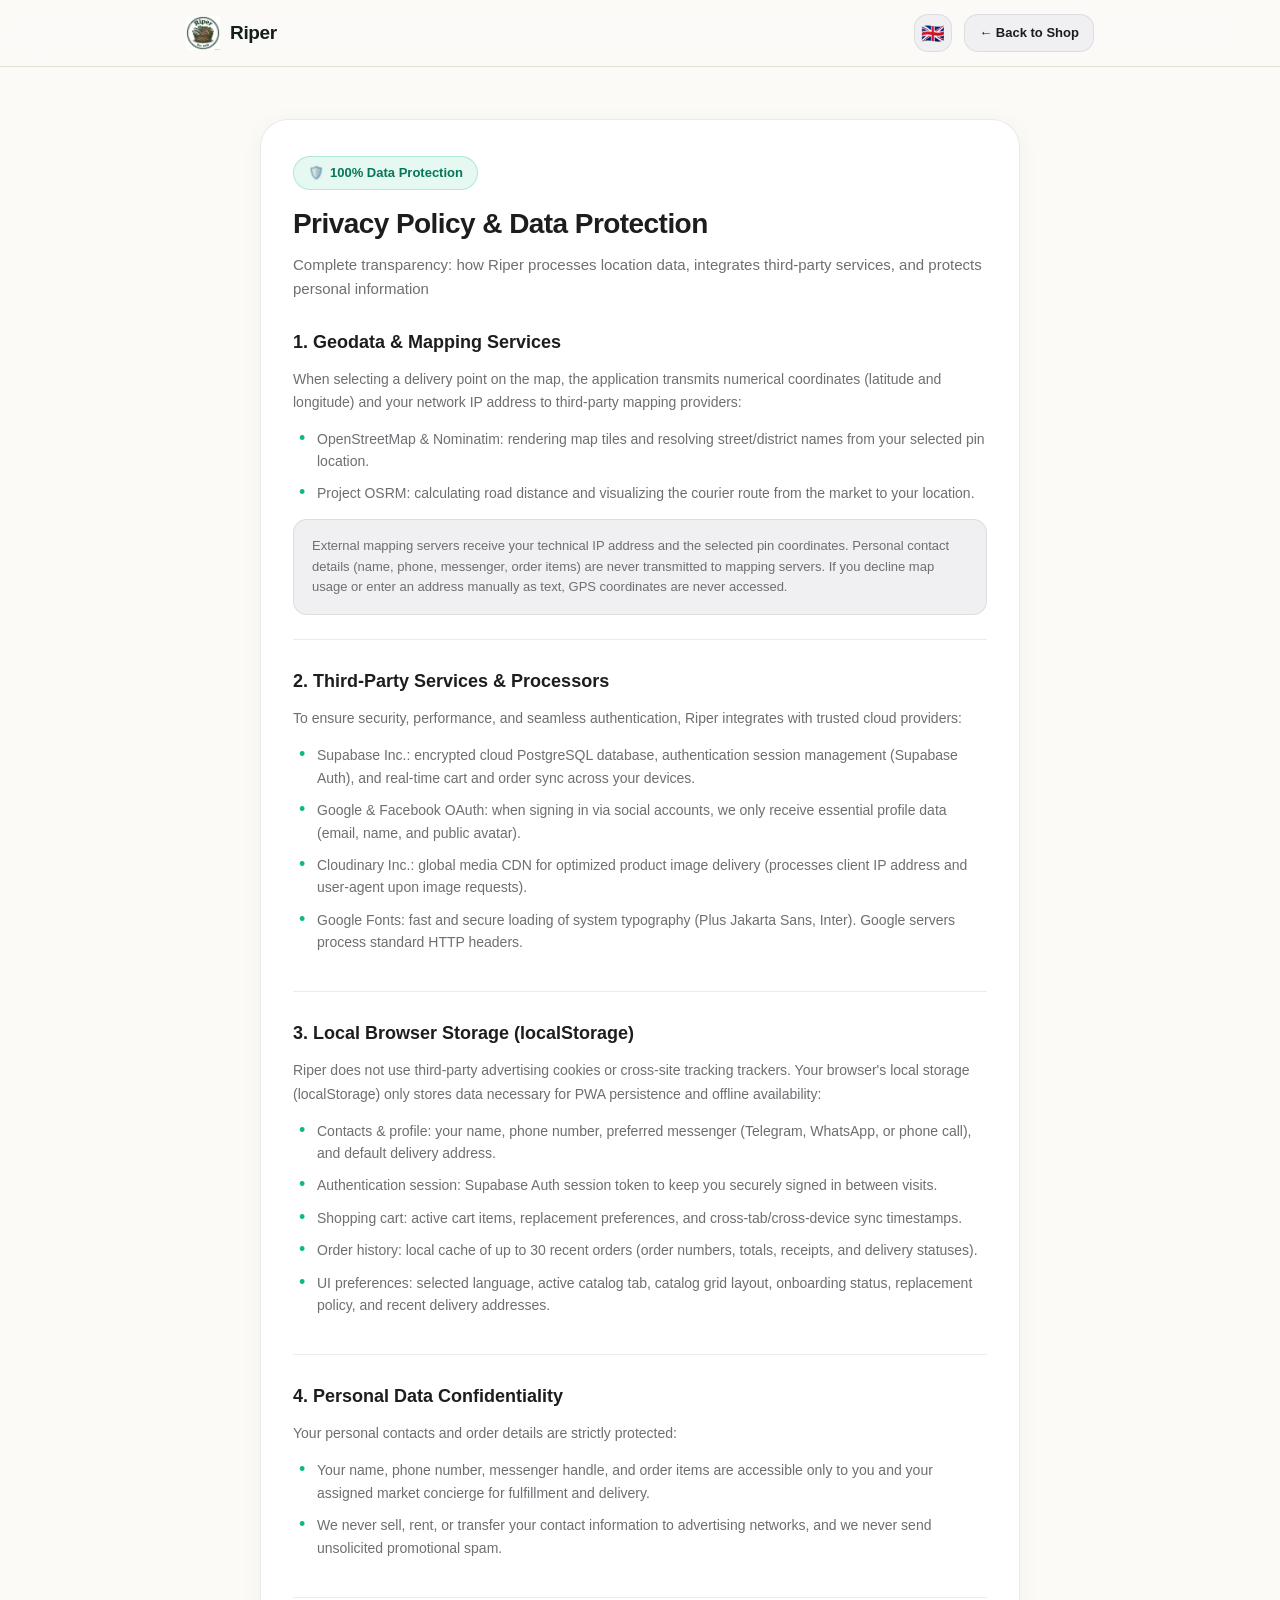
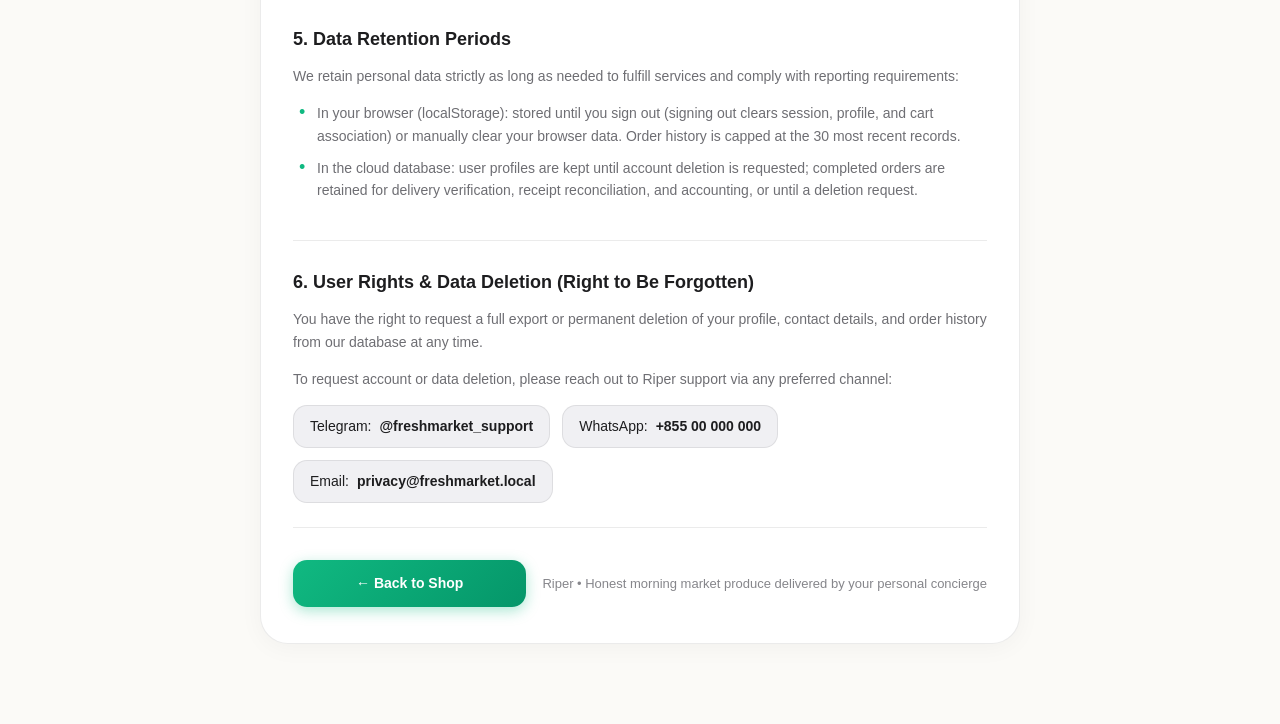
<file: privacy-geodata.html>
<!DOCTYPE html>
<html lang="ru">

<head>
  <meta charset="UTF-8" />
  <meta name="viewport" content="width=device-width, initial-scale=1.0, maximum-scale=1.0, user-scalable=no, viewport-fit=cover" />
  <title data-i18n="privacy_geodata.page_title">Политика конфиденциальности и защита данных — Riper</title>

  <!-- Strict Content-Security-Policy (Zero 'unsafe-inline' in script-src) -->
  <meta http-equiv="Content-Security-Policy" content="default-src 'self'; script-src 'self'; style-src 'self' 'unsafe-inline' https://fonts.googleapis.com; font-src 'self' https://fonts.gstatic.com data:; img-src 'self' data: blob:; connect-src 'self'; worker-src 'self' blob:; object-src 'none'; base-uri 'self'; form-action 'self';" />

  <!-- Fonts & Core Design System -->
  <link rel="preconnect" href="https://fonts.googleapis.com" />
  <link rel="preconnect" href="https://fonts.gstatic.com" crossorigin />
  <link href="https://fonts.googleapis.com/css2?family=Plus+Jakarta+Sans:wght@400;500;600;700;800&family=Inter:wght@400;500;600;700&display=swap" rel="stylesheet" />

  <link rel="stylesheet" href="css/components.css?v=1.5.59" />
  <link rel="stylesheet" href="css/landing.css?v=1.5.59" />

  <style>
    .privacy-page-container {
      max-width: 800px;
      margin: 0 auto;
      padding: 32px 20px 80px 20px;
    }

    .privacy-card {
      background: var(--bg-card, #ffffff);
      border: 1px solid var(--border-subtle, rgba(0, 0, 0, 0.08));
      border-radius: var(--radius-xl, 24px);
      box-shadow: 0 4px 24px rgba(0, 0, 0, 0.04);
      padding: 36px 32px;
      margin-top: 20px;
    }

    @media (max-width: 640px) {
      .privacy-card {
        padding: 24px 18px;
        border-radius: var(--radius-lg, 18px);
      }
    }

    .privacy-badge {
      display: inline-flex;
      align-items: center;
      gap: 6px;
      background: rgba(16, 185, 129, 0.1);
      border: 1px solid rgba(16, 185, 129, 0.25);
      color: #047857;
      font-size: 13px;
      font-weight: 700;
      padding: 6px 14px;
      border-radius: 9999px;
      margin-bottom: 16px;
    }

    .privacy-title {
      font-size: 28px;
      font-weight: 800;
      color: var(--text-primary, #0f172a);
      line-height: 1.25;
      margin: 0 0 12px 0;
      letter-spacing: -0.02em;
    }

    .privacy-subtitle {
      font-size: 15px;
      color: var(--text-secondary, #64748b);
      line-height: 1.6;
      margin: 0 0 28px 0;
    }

    .privacy-section {
      margin-bottom: 28px;
      padding-bottom: 24px;
      border-bottom: 1px solid var(--border-subtle, rgba(0, 0, 0, 0.06));
    }

    .privacy-section:last-child {
      border-bottom: none;
      margin-bottom: 0;
      padding-bottom: 0;
    }

    .privacy-section-header {
      display: flex;
      align-items: center;
      gap: 10px;
      margin-bottom: 12px;
    }

    .privacy-section-title {
      font-size: 18px;
      font-weight: 700;
      color: var(--text-primary, #0f172a);
      margin: 0;
    }

    .privacy-text {
      font-size: 14px;
      color: var(--text-secondary, #475569);
      line-height: 1.65;
      margin: 0 0 14px 0;
    }

    .privacy-list {
      list-style: none;
      padding: 0;
      margin: 0 0 14px 0;
      display: flex;
      flex-direction: column;
      gap: 10px;
    }

    .privacy-list li {
      position: relative;
      padding-left: 24px;
      font-size: 14px;
      line-height: 1.6;
      color: var(--text-secondary, #334155);
    }

    .privacy-list li::before {
      content: "•";
      position: absolute;
      left: 6px;
      top: 0;
      color: var(--brand-emerald, #10b981);
      font-size: 18px;
      line-height: 1.2;
    }

    .privacy-highlight-box {
      background: var(--bg-card-subtle, #f8fafc);
      border: 1px solid var(--border-subtle, rgba(0, 0, 0, 0.06));
      border-radius: var(--radius-md, 14px);
      padding: 16px 18px;
      font-size: 13px;
      color: var(--text-secondary, #475569);
      line-height: 1.6;
      margin-top: 12px;
    }

    .privacy-highlight-box strong {
      color: var(--text-primary, #0f172a);
    }

    .privacy-contacts-grid {
      display: flex;
      flex-wrap: wrap;
      gap: 12px;
      margin-top: 14px;
    }

    .privacy-contact-badge {
      display: inline-flex;
      align-items: center;
      gap: 8px;
      padding: 10px 16px;
      background: var(--bg-card-subtle, #f8fafc);
      border: 1px solid var(--border-subtle, rgba(0, 0, 0, 0.1));
      border-radius: var(--radius-md, 12px);
      color: var(--text-primary, #0f172a);
      text-decoration: none;
      font-size: 14px;
      transition: all 0.2s ease;
    }

    .privacy-contact-badge:hover {
      border-color: var(--brand-emerald, #10b981);
      background: rgba(16, 185, 129, 0.05);
      color: var(--brand-emerald, #047857);
    }

    .privacy-footer-actions {
      margin-top: 32px;
      display: flex;
      align-items: center;
      justify-content: space-between;
      flex-wrap: wrap;
      gap: 16px;
    }
  </style>
</head>

<body class="landing-body">

  <!-- ================= TOP NAVIGATION HEADER ================= -->
  <header class="landing-header">
    <div class="header-inner" style="max-width: 1000px;">
      <a href="index.html" class="landing-brand">
        <span class="brand-glyph" data-brand-logo="privacy">🌱</span>
        <span class="brand-name" data-brand-name>Riper</span>
      </a>

      <div class="landing-header-controls">
        <!-- Language Selector Dropdown -->
        <div data-lang-picker></div>

        <!-- Back to Shop Button -->
        <a href="shop.html" class="btn btn-secondary btn-sm" data-i18n="privacy_geodata.back_to_shop">
          ← Вернуться в магазин
        </a>
      </div>
    </div>
  </header>

  <!-- ================= MAIN CONTENT CONTAINER ================= -->
  <main class="privacy-page-container">
    <div class="privacy-card">
      <div class="privacy-badge">
        <span>🛡️</span>
        <span data-i18n="privacy_geodata.badge_secure">100% Защита данных</span>
      </div>

      <h1 class="privacy-title" data-i18n="privacy_geodata.title">
        Политика конфиденциальности и защита данных
      </h1>
      <p class="privacy-subtitle" data-i18n="privacy_geodata.subtitle">
        Полная прозрачность: как <span data-brand-name>Riper</span> обрабатывает координаты, использует внешние сервисы и защищает персональную информацию
      </p>

      <!-- Section 1: Geodata & Mapping Providers -->
      <section class="privacy-section">
        <div class="privacy-section-header">
          <h2 class="privacy-section-title" data-i18n="privacy_geodata.section_coords_title">
            1. Геоданные и картографические сервисы
          </h2>
        </div>
        <p class="privacy-text" data-i18n="privacy_geodata.section_coords_desc">
          При интерактивном выборе адреса на карте приложение передаёт числовые координаты (широту и долготу точки) и сетевой IP-адрес браузера сторонним картографическим провайдерам:
        </p>
        <ul class="privacy-list">
          <li data-i18n="privacy_geodata.osm_bullet_1">
            OpenStreetMap и Nominatim: отображение тайлов карты и определение названия улицы/района по выбранной точке на карте.
          </li>
          <li data-i18n="privacy_geodata.osm_bullet_2">
            Project OSRM: расчёт дорожного расстояния и построение маршрута от рынка до точки доставки для наглядности покупателю.
          </li>
        </ul>
        <div class="privacy-highlight-box" data-i18n="privacy_geodata.osm_ip_note">
          Сторонние серверы картографии получают сетевой IP-адрес устройства и координаты точки на карте. Персональные контакты (имя, телефон, мессенджер, состав заказа) внешним картографическим серверам не передаются. При отказе от использования карты или ручном вводе адреса координаты GPS не запрашиваются.
        </div>
      </section>

      <!-- Section 2: Third-Party Processors & Integrations -->
      <section class="privacy-section">
        <div class="privacy-section-header">
          <h2 class="privacy-section-title" data-i18n="privacy_geodata.section_thirdparty_title">
            2. Внешние сервисы и обработчики данных
          </h2>
        </div>
        <p class="privacy-text" data-i18n="privacy_geodata.thirdparty_desc">
          Для обеспечения безопасности, быстрой загрузки и аутентификации сервис взаимодействует со следующими проверенными облачными провайдерами:
        </p>
        <ul class="privacy-list">
          <li data-i18n="privacy_geodata.thirdparty_bullet_supabase">
            Supabase Inc.: облачная база данных (PostgreSQL), управление сессиями входа (Supabase Auth) и Realtime-синхронизация корзины и заказов между вашими устройствами.
          </li>
          <li data-i18n="privacy_geodata.thirdparty_bullet_oauth">
            Google и Facebook OAuth: при авторизации через сторонние аккаунты мы получаем только базовые данные профиля (email, имя и публичный аватар).
          </li>
          <li data-i18n="privacy_geodata.thirdparty_bullet_cloudinary">
            Cloudinary Inc.: глобальный CDN для оптимизации и быстрой доставки фотографий каталога продуктов (обрабатывает IP-адрес устройства при запросе изображений).
          </li>
          <li data-i18n="privacy_geodata.thirdparty_bullet_fonts">
            Google Fonts: загрузка оптимизированных шрифтов интерфейса (Plus Jakarta Sans, Inter). Серверы Google обрабатывают стандартные сетевые заголовки HTTP.
          </li>
        </ul>
      </section>

      <!-- Section 3: Browser Local Storage (localStorage) -->
      <section class="privacy-section">
        <div class="privacy-section-header">
          <h2 class="privacy-section-title" data-i18n="privacy_geodata.section_storage_title">
            3. Локальное хранилище браузера (localStorage)
          </h2>
        </div>
        <p class="privacy-text" data-i18n="privacy_geodata.storage_desc">
          <span data-brand-name>Riper</span> не использует сторонние отслеживающие рекламные cookie. В локальном хранилище вашего браузера (localStorage) сохраняются данные, необходимые для непрерывной работы PWA и офлайн-доступа:
        </p>
        <ul class="privacy-list">
          <li data-i18n="privacy_geodata.storage_bullet_profile">
            Контакты и профиль: ваше имя, телефон, предпочитаемый мессенджер (Telegram, WhatsApp или звонок) и сохранённый адрес доставки.
          </li>
          <li data-i18n="privacy_geodata.storage_bullet_auth">
            Сессия входа: токен авторизации Supabase Auth для сохранения активного входа между сеансами.
          </li>
          <li data-i18n="privacy_geodata.storage_bullet_cart">
            Корзина покупок: состав выбранных товаров, примечания к заменам и временные метки синхронизации корзины между вкладками и устройствами.
          </li>
          <li data-i18n="privacy_geodata.storage_bullet_orders">
            История заказов: локальный кэш до 30 последних оформленных заказов (номера, суммы, прикреплённые чеки и статусы доставки).
          </li>
          <li data-i18n="privacy_geodata.storage_bullet_settings">
            Настройки интерфейса: выбранный язык, активная вкладка каталога, вид сетки витрины, статус онбординга, политика замен и недавние адреса.
          </li>
        </ul>
      </section>

      <!-- Section 4: Personal Data Access -->
      <section class="privacy-section">
        <div class="privacy-section-header">
          <h2 class="privacy-section-title" data-i18n="privacy_geodata.section_private_title">
            4. Доступ к персональным данным
          </h2>
        </div>
        <p class="privacy-text" data-i18n="privacy_geodata.private_desc">
          Ваша контактная информация и детали покупок находятся под надёжной защитой:
        </p>
        <ul class="privacy-list">
          <li data-i18n="privacy_geodata.private_bullet_1">
            Ваше имя, телефон, контакт в мессенджере и состав корзины доступны исключительно вам и назначенному закупщику-консьержу для сборки и доставки заказа.
          </li>
          <li data-i18n="privacy_geodata.private_bullet_2">
            Мы никогда не продаём, не передаём ваши данные рекламным сетям и не используем контакты для нежелательных рассылок.
          </li>
        </ul>
      </section>

      <!-- Section 5: Data Retention Periods -->
      <section class="privacy-section">
        <div class="privacy-section-header">
          <h2 class="privacy-section-title" data-i18n="privacy_geodata.section_retention_title">
            5. Сроки хранения данных
          </h2>
        </div>
        <p class="privacy-text" data-i18n="privacy_geodata.retention_desc">
          Мы храним данные только в течение времени, необходимого для обслуживания клиентов и отчётности:
        </p>
        <ul class="privacy-list">
          <li data-i18n="privacy_geodata.retention_bullet_local">
            В браузере (localStorage): данные сохраняются до выхода из учётной записи (кнопка «Выйти» очищает сессию, профиль и привязку корзины) или ручной очистки хранилища браузера. Локальная история заказов ограничена 30 последними записями.
          </li>
          <li data-i18n="privacy_geodata.retention_bullet_cloud">
            В облачной базе данных: профиль сохраняется до запроса на удаление аккаунта; данные заказов сохраняются для подтверждения доставки, отчётности по чекам и бухгалтерской сверки, либо до запроса на удаление.
          </li>
        </ul>
      </section>

      <!-- Section 6: User Rights & Data Deletion -->
      <section class="privacy-section">
        <div class="privacy-section-header">
          <h2 class="privacy-section-title" data-i18n="privacy_geodata.section_rights_title">
            6. Ваши права и удаление данных (Право на забвение)
          </h2>
        </div>
        <p class="privacy-text" data-i18n="privacy_geodata.rights_desc">
          Вы имеете право в любой момент запросить полный экспорт или безвозвратное удаление вашего профиля, контактных данных и истории заказов из облачной базы данных.
        </p>
        <p class="privacy-text" data-i18n="privacy_geodata.rights_contact_intro">
          Для запроса на удаление данных свяжитесь со службой поддержки <span data-brand-name>Riper</span> по удобному каналу:
        </p>
        <div class="privacy-contacts-grid">
          <a href="https://t.me/freshmarket_support" class="privacy-contact-badge" target="_blank" rel="noopener noreferrer">
            <span data-i18n="privacy_geodata.rights_contact_tg">Telegram:</span>
            <strong>@freshmarket_support</strong>
          </a>
          <a href="https://wa.me/85500000000" class="privacy-contact-badge" target="_blank" rel="noopener noreferrer">
            <span data-i18n="privacy_geodata.rights_contact_wa">WhatsApp:</span>
            <strong>+855 00 000 000</strong>
          </a>
          <a href="mailto:privacy@freshmarket.local" class="privacy-contact-badge">
            <span data-i18n="privacy_geodata.rights_contact_email">Эл. почта:</span>
            <strong>privacy@freshmarket.local</strong>
          </a>
        </div>
      </section>

      <div class="privacy-footer-actions">
        <a href="shop.html" class="btn btn-primary" data-i18n="privacy_geodata.back_to_shop">
          ← Вернуться в магазин
        </a>
        <span style="font-size: 13px; color: var(--text-muted, #94a3b8);" data-i18n="privacy_geodata.footer_note">
          Riper • Консьерж-доставка свежих продуктов со свежего утреннего рынка
        </span>
      </div>
    </div>
  </main>

  <script src="js/shared/branding.js?v=1.5.59"></script>
  <script src="js/shared/i18n.js?v=1.5.59"></script>
</body>

</html>
</file>
<file: css/components.css>
/* ==========================================================================
   FreshMarket - Core Design System & Master UI Components Library
   File: css/components.css
   NOTE: This is the master component stylesheet. Modified ONLY by explicit request.
   ========================================================================== */

:root {
  /* Color Palette - Apple Cupertino Silk Light (Single Master Theme) */
  --bg-main: #f5f5f7;
  --bg-card: #ffffff;
  --bg-card-subtle: #f0f0f3;
  --bg-input: #ffffff;

  --border-subtle: rgba(0, 0, 0, 0.08);
  --border-medium: rgba(0, 0, 0, 0.12);
  --border-focus: #248a3d;

  --text-primary: #1d1d1f;
  --text-secondary: #6e6e73;
  --text-muted: #86868b;
  --text-khmer: #1a6896;

  --accent-emerald: #10b981;
  --accent-emerald-light: #34d399;
  --accent-emerald-glow: rgba(16, 185, 129, 0.25);
  --accent-emerald-gradient: linear-gradient(135deg, #10b981, #059669);
  --accent-emerald-gradient-hover: linear-gradient(135deg, #059669, #047857);

  --accent-cyan: #0071e3;
  --accent-amber: #b25e02;
  --accent-rose: #d70015;

  --frame-bg: linear-gradient(135deg, #ffffff 0%, #f4f4f7 100%);
  --frame-title: #1d1d1f;
  --header-bg: rgba(245, 245, 247, 0.84);
  --nav-bg: rgba(255, 255, 255, 0.88);
  --modal-overlay-bg: rgba(29, 29, 31, 0.40);
  --popup-bg: #ffffff;
  --toast-bg: rgba(255, 255, 255, 0.94);
  --brand-title-color: linear-gradient(90deg, #1d1d1f, #3a3a3c);

  /* Radii */
  --radius-xs: 6px;
  --radius-sm: 8px;
  --radius-md: 14px;
  --radius-lg: 20px;
  --radius-xl: 24px;
  --radius-full: 9999px;

  /* Shadows */
  --shadow-sm: 0 2px 8px rgba(0, 0, 0, 0.04);
  --shadow-md: 0 8px 24px rgba(0, 0, 0, 0.06);
  --shadow-glow: 0 0 24px var(--accent-emerald-glow);

  /* Safe Areas */
  --safe-top: env(safe-area-inset-top, 0px);
  --safe-bottom: env(safe-area-inset-bottom, 0px);

  /* Transitions */
  --ease-fast: cubic-bezier(0.16, 1, 0.3, 1);
}



/* ==========================================================================
   RESET & TYPOGRAPHY
   ========================================================================== */
*,
*::before,
*::after {
  box-sizing: border-box;
  margin: 0;
  padding: 0;
  -webkit-tap-highlight-color: transparent;
}

body {
  font-family: 'Inter', -apple-system, BlinkMacSystemFont, 'Segoe UI', Roboto, sans-serif;
  background-color: var(--bg-main);
  color: var(--text-primary);
  min-height: 100vh;
  min-height: 100dvh;
  overflow-x: hidden;
  line-height: 1.5;
  -webkit-font-smoothing: antialiased;
  transition: background-color 0.2s ease, color 0.2s ease;
}

/* Khmer Typography Classes */
.khmer-font,
.khmer-text,
.khmer-input {
  font-family: 'Noto Sans Khmer', 'Inter', sans-serif !important;
  line-height: 1.4;
}

/* ==========================================================================
   APP CONTAINER & VIEWPORTS
   ========================================================================== */
.app-container {
  width: 100%;
  max-width: 480px;
  margin: 0 auto;
  min-height: 100vh;
  min-height: 100dvh;
  position: relative;
  display: flex;
  flex-direction: column;
  overflow-x: clip;
}

.main-content,
.shop-main-content {
  flex: 1;
  width: 100%;
  min-width: 0;
  padding: 0 16px calc(96px + var(--safe-bottom)) 16px;
  display: flex;
  flex-direction: column;
}

.shop-view-page,
.admin-section-view {
  display: none;
  flex-direction: column;
  width: 100%;
  min-width: 0;
  flex: 1;
}

.shop-view-page.active,
.admin-section-view.active {
  display: flex;
}

/* ==========================================================================
   0. 12-COLUMN RESPONSIVE CSS GRID SYSTEM
   Unified layout engine for landing, desktop pages, and wide viewports
   ========================================================================== */
.grid-12 {
  display: grid !important;
  grid-template-columns: repeat(12, 1fr) !important;
  gap: clamp(16px, 2.5vw, 24px);
  width: 100%;
  box-sizing: border-box;
}

/* Base Spans (Desktop / Default) */
.col-1 {
  grid-column: span 1;
}

.col-2 {
  grid-column: span 2;
}

.col-3 {
  grid-column: span 3;
}

.col-4 {
  grid-column: span 4;
}

.col-5 {
  grid-column: span 5;
}

.col-6 {
  grid-column: span 6;
}

.col-7 {
  grid-column: span 7;
}

.col-8 {
  grid-column: span 8;
}

.col-9 {
  grid-column: span 9;
}

.col-10 {
  grid-column: span 10;
}

.col-11 {
  grid-column: span 11;
}

.col-12 {
  grid-column: span 12;
}

/* Grid Offsets (Starts) */
.col-start-1 {
  grid-column-start: 1;
}

.col-start-2 {
  grid-column-start: 2;
}

.col-start-3 {
  grid-column-start: 3;
}

.col-start-4 {
  grid-column-start: 4;
}

.col-start-5 {
  grid-column-start: 5;
}

.col-start-6 {
  grid-column-start: 6;
}

.col-start-7 {
  grid-column-start: 7;
}

.col-start-8 {
  grid-column-start: 8;
}

.col-start-9 {
  grid-column-start: 9;
}

.col-start-10 {
  grid-column-start: 10;
}

.col-start-11 {
  grid-column-start: 11;
}

.col-start-12 {
  grid-column-start: 12;
}

.col-start-auto {
  grid-column-start: auto;
}

/* Alignment Helpers */
.grid-items-center {
  align-items: center;
}

.grid-items-start {
  align-items: start;
}

.grid-items-end {
  align-items: end;
}

.grid-items-stretch {
  align-items: stretch;
}

/* Gap Modifiers */
.grid-gap-0 {
  gap: 0px !important;
}

.grid-gap-sm {
  gap: 12px !important;
}

.grid-gap-md {
  gap: clamp(16px, 2vw, 24px) !important;
}

.grid-gap-lg {
  gap: clamp(24px, 3.5vw, 40px) !important;
}

.grid-gap-xl {
  gap: clamp(32px, 4.5vw, 68px) !important;
}

/* Responsive: Laptops & Narrow Desktops (< 1080px) */
@media (max-width: 1080px) {
  .col-lg-12 {
    grid-column: span 12;
  }

  .col-lg-8 {
    grid-column: span 8;
  }

  .col-lg-6 {
    grid-column: span 6;
  }

  .col-lg-4 {
    grid-column: span 4;
  }

  .col-lg-3 {
    grid-column: span 3;
  }
}

/* Responsive: Tablets & Mobile Landscape (< 768px) */
@media (max-width: 768px) {
  .col-md-12 {
    grid-column: span 12;
  }

  .col-md-8 {
    grid-column: span 8;
  }

  .col-md-6 {
    grid-column: span 6;
  }

  .col-md-4 {
    grid-column: span 4;
  }

  .col-md-3 {
    grid-column: span 3;
  }

  .col-md-start-auto {
    grid-column-start: auto;
  }
}

/* Responsive: Mobile Portrait (< 480px) */
@media (max-width: 480px) {
  .grid-12>[class*="col-"]:not(.col-sm-6):not(.col-sm-4):not(.col-sm-3) {
    grid-column: span 12;
  }

  .col-sm-12 {
    grid-column: span 12;
  }

  .col-sm-6 {
    grid-column: span 6;
  }

  .col-sm-4 {
    grid-column: span 4;
  }

  .col-sm-3 {
    grid-column: span 3;
  }

  .col-sm-start-auto {
    grid-column-start: auto;
  }
}

/* ==========================================================================
   1. APP HEADER & BRAND
   ========================================================================== */
.header-bar,
.app-header {
  position: sticky;
  top: 0;
  z-index: 40;
  background: var(--header-bg);
  backdrop-filter: blur(20px);
  -webkit-backdrop-filter: blur(20px);
  border-bottom: 1px solid var(--border-subtle);
  padding: calc(12px + var(--safe-top)) 16px 12px 16px;
  display: flex;
  align-items: center;
  justify-content: space-between;
  gap: 12px;
  transition: background-color 0.2s ease, border-color 0.2s ease;
}

.header-left,
.brand {
  display: flex;
  align-items: center;
  gap: 10px;
}

.brand-icon {
  font-size: 24px;
  line-height: 1;
  display: inline-flex;
  align-items: center;
  justify-content: center;
}

.brand-logo-img {
  width: 34px;
  height: 34px;
  object-fit: contain;
  display: block;
  flex-shrink: 0;
}

.brand-logo-splash {
  width: 96px;
  height: 96px;
}

.brand-logo-login {
  width: 46px;
  height: 46px;
}

.brand-text {
  display: flex;
  flex-direction: column;
  gap: 2px;
}

.brand-title {
  font-size: 19px;
  font-weight: 800;
  background: var(--brand-title-color);
  -webkit-background-clip: text;
  -webkit-text-fill-color: transparent;
  letter-spacing: -0.5px;
  line-height: 1.2;
}

.brand-subtitle {
  font-size: 11px;
  color: var(--text-secondary);
  font-weight: 500;
}

.header-right {
  display: flex;
  align-items: center;
  gap: 8px;
}

.icon-btn {
  background: var(--bg-card-subtle);
  border: 1px solid var(--border-subtle);
  color: var(--text-primary);
  width: 38px;
  height: 38px;
  border-radius: var(--radius-md);
  display: flex;
  align-items: center;
  justify-content: center;
  cursor: pointer;
  font-size: 16px;
  transition: all 0.15s ease;
}

.icon-btn:hover {
  border-color: var(--accent-emerald);
}

/* Header Action Buttons (.header-avatar-btn & .header-cart-btn) */
.header-avatar-btn {
  width: 36px;
  height: 36px;
  border-radius: var(--radius-full);
  background: var(--bg-card-subtle);
  border: 1px solid var(--border-subtle);
  display: inline-flex;
  align-items: center;
  justify-content: center;
  cursor: pointer;
  padding: 0;
  overflow: hidden;
  flex-shrink: 0;
  color: var(--text-secondary);
  transition: all 0.15s ease;
  user-select: none;
}

.header-avatar-btn:hover {
  border-color: var(--accent-emerald);
  color: var(--text-primary);
  background: var(--bg-card);
}

.header-avatar-btn:active {
  transform: scale(0.96);
}

.header-avatar-btn img {
  width: 100%;
  height: 100%;
  object-fit: cover;
  display: block;
}

.header-avatar-silhouette {
  width: 18px;
  height: 18px;
  display: block;
}

.header-cart-btn {
  width: 36px;
  height: 36px;
  border-radius: var(--radius-full);
  background: var(--bg-card-subtle);
  border: 1px solid var(--border-subtle);
  display: inline-flex;
  align-items: center;
  justify-content: center;
  cursor: pointer;
  padding: 0;
  position: relative;
  flex-shrink: 0;
  color: var(--text-secondary);
  transition: all 0.15s ease;
  user-select: none;
}

.header-cart-btn:hover {
  border-color: var(--accent-emerald);
  color: var(--text-primary);
  background: var(--bg-card);
}

.header-cart-btn:active {
  transform: scale(0.96);
}

.header-cart-badge {
  position: absolute;
  top: -3px;
  right: -3px;
  background: var(--accent-emerald-gradient);
  color: #ffffff;
  font-size: 10px;
  font-weight: 800;
  min-width: 17px;
  height: 17px;
  padding: 0 4px;
  border-radius: var(--radius-full);
  display: inline-flex;
  align-items: center;
  justify-content: center;
  box-shadow: 0 2px 5px rgba(0, 0, 0, 0.2);
  line-height: 1;
}

/* Header Logout Button Component (.btn-logout) */
.btn-logout {
  height: 38px;
  padding: 0 13px;
  background: var(--bg-card-subtle);
  border: 1px solid var(--border-subtle);
  color: var(--text-secondary);
  font-size: 12px;
  font-weight: 600;
  border-radius: var(--radius-full);
  cursor: pointer;
  transition: all 0.2s ease;
  display: inline-flex;
  align-items: center;
  justify-content: center;
  gap: 5px;
  user-select: none;
  white-space: nowrap;
}

.btn-logout:hover {
  background: rgba(239, 68, 68, 0.12);
  color: #ef4444;
  border-color: rgba(239, 68, 68, 0.35);
}

.btn-logout:active {
  transform: scale(0.97);
}



.shop-slot-badge {
  font-size: 11px;
  font-weight: 700;
  color: var(--accent-emerald-light);
  background: rgba(48, 209, 88, 0.12);
  border: 1px solid rgba(48, 209, 88, 0.25);
  padding: 3px 8px;
  border-radius: var(--radius-full);
  display: inline-flex;
  align-items: center;
  gap: 4px;
}

/* ==========================================================================
   2. SEARCH BAR & CATEGORY PILLS
   ========================================================================== */
.search-filter-bar {
  position: sticky;
  top: calc(66px + var(--safe-top));
  z-index: 35;
  background: var(--header-bg);
  backdrop-filter: blur(16px);
  -webkit-backdrop-filter: blur(16px);
  border-bottom: 1px solid var(--border-subtle);
  margin: -16px -16px 16px -16px;
  padding: 12px 16px;
  display: flex;
  flex-direction: column;
  gap: 10px;
  transition: background-color 0.2s ease, border-color 0.2s ease;
}

.search-box {
  position: relative;
  display: flex;
  align-items: center;
}

.search-icon {
  position: absolute;
  left: 14px;
  font-size: 14px;
  color: var(--text-muted);
  pointer-events: none;
}

.search-input {
  width: 100%;
  background: var(--bg-card);
  border: 1px solid var(--border-subtle);
  color: var(--text-primary);
  font-family: inherit;
  font-size: 14px;
  padding: 12px 36px 12px 40px;
  border-radius: var(--radius-md);
  outline: none;
  transition: all 0.15s ease;
}

.search-input:focus {
  border-color: var(--accent-emerald);
  box-shadow: 0 0 0 3px rgba(16, 185, 129, 0.15);
}

.search-clear-btn {
  position: absolute;
  right: 12px;
  background: transparent;
  border: none;
  color: var(--text-muted);
  font-size: 14px;
  cursor: pointer;
  padding: 4px;
}

/* Segmented Control / Tabs */
.segmented-tabs {
  display: flex;
  background: #ffffff;
  border: 1px solid var(--border-subtle);
  border-radius: 10px;
  padding: 4px;
  gap: 4px;
  width: 100%;
  user-select: none;
}

.tab-item {
  flex: 1;
  display: inline-flex;
  align-items: center;
  justify-content: center;
  gap: 8px;
  padding: 8px 16px;
  border-radius: var(--radius-xs);
  background: transparent;
  border: none;
  color: black;
  font-family: inherit;
  font-size: 12px;
  font-weight: 600;
  cursor: pointer;
  transition: all 0.2s cubic-bezier(0.16, 1, 0.3, 1);
  text-decoration: none;
  white-space: nowrap;
}

.tab-item:hover {
  color: var(--text-primary);
}

.tab-item.active {
  background: var(--accent-emerald-gradient);
  color: #ffffff;
  border: 1px solid transparent;
  box-shadow: 0 2px 10px rgba(16, 185, 129, 0.3);
}

.category-filter-pills {
  display: flex;
  gap: 8px;
  overflow-x: auto;
  padding-bottom: 4px;
  scrollbar-width: none;
}

.category-filter-pills::-webkit-scrollbar {
  display: none;
}

.filter-pill {
  background: var(--bg-card);
  border: 1px solid var(--border-subtle);
  color: var(--text-secondary);
  font-family: inherit;
  font-size: 13px;
  font-weight: 500;
  padding: 8px 14px;
  border-radius: var(--radius-full);
  cursor: pointer;
  white-space: nowrap;
  display: inline-flex;
  align-items: center;
  gap: 6px;
  transition: all 0.15s ease;
}

.filter-pill:hover {
  background: var(--bg-card-subtle);
  color: var(--text-primary);
}

.filter-pill.active {
  background: var(--accent-emerald-gradient);
  color: #ffffff;
  border-color: transparent;
  font-weight: 600;
  box-shadow: 0 2px 8px rgba(16, 185, 129, 0.3);
}

.category-count {
  font-size: 11px;
  opacity: 0.75;
  margin-left: 3px;
  font-weight: 600;
}

/* Master Sticky Catalog Navigation */
.shop-sticky-search-wrap {
  position: sticky;
  top: calc(66px + var(--safe-top));
  z-index: 38;
  height: 60px;
  display: flex;
  align-items: center;
  background: var(--header-bg);
  backdrop-filter: blur(20px);
  -webkit-backdrop-filter: blur(20px);
  margin: 0 -16px;
  padding: 0 16px;
  border-bottom: 1px solid var(--border-subtle);
  transition: background-color 0.2s ease, border-color 0.2s ease;
}

.shop-sticky-search-wrap .search-box {
  width: 100%;
}

.shop-segmented-tabs-wrap {
  margin: 12px 0 12px 0;
}

.admin-orders-tabs-wrap {
  position: sticky;
  top: calc(66px + var(--safe-top));
  z-index: 35;
  background: var(--header-bg, rgba(245, 245, 247, 0.88));
  backdrop-filter: blur(20px);
  -webkit-backdrop-filter: blur(20px);
  margin: 0 -16px 12px -16px;
  padding: 8px 16px 10px 16px;
  border-bottom: 1px solid var(--border-subtle);
  transition: background-color 0.2s ease, border-color 0.2s ease;
}

.shop-tab-pane {
  display: block;
  width: 100%;
  min-width: 0;
}

.shop-sticky-pills-wrap {
  position: sticky;
  top: calc(66px + var(--safe-top) + 60px);
  z-index: 37;
  background: var(--header-bg);
  backdrop-filter: blur(20px);
  -webkit-backdrop-filter: blur(20px);
  margin: 0 -16px 12px -16px;
  padding: 8px 0;
  border-bottom: 1px solid var(--border-subtle);
  transition: background-color 0.2s ease, border-color 0.2s ease;
}

.shop-sticky-pills-wrap .category-filter-pills {
  padding: 0 16px 2px 16px;
  margin-bottom: 0;
}

/* Catalog & Storefront Stats Bar (2 Columns: Hero Metric + Stacked Badges) */
.catalog-stats-bar {
  display: flex;
  align-items: center;
  justify-content: space-between;
  background: var(--bg-card);
  border: 1px solid var(--border-subtle);
  border-radius: var(--radius-md);
  padding: 12px 16px;
  margin-bottom: 12px;
  box-shadow: var(--shadow-sm);
  box-sizing: border-box;
  width: 100%;
  gap: 12px;
}

.catalog-stat-main {
  display: flex;
  flex-direction: column;
  justify-content: center;
  gap: 2px;
  min-width: 0;
}

.catalog-stat-main .catalog-stat-num {
  font-size: 32px;
  font-weight: 800;
  color: var(--text-primary);
  line-height: 1.05;
  letter-spacing: -0.5px;
}

.catalog-stat-main .catalog-stat-label {
  font-size: 13px;
  font-weight: 600;
  color: var(--text-secondary);
  white-space: nowrap;
}

.catalog-stat-badges-col {
  display: flex;
  flex-direction: column;
  gap: 5px;
  align-items: flex-end;
  flex-shrink: 0;
}

.catalog-stat-badges-col .badge {
  font-size: 11.5px;
  font-weight: 600;
  padding: 3px 10px;
  border-radius: var(--radius-full);
  letter-spacing: 0.2px;
  white-space: nowrap;
  text-align: center;
}

/* Category Cards Grid & Tiles */
.categories-grid {
  display: grid;
  grid-template-columns: repeat(3, 1fr);
  gap: 10px;
}

.categories-stats-grid {
  display: grid;
  grid-template-columns: repeat(2, 1fr);
  gap: 10px;
}

.category-card {
  background: var(--bg-card);
  border-radius: var(--radius-sm);
  padding: 12px 6px;
  display: flex;
  flex-direction: column;
  align-items: center;
  justify-content: center;
  text-align: center;
  aspect-ratio: 1 / 1;
  cursor: pointer;
  transition: all 0.18s cubic-bezier(0.16, 1, 0.3, 1);
  user-select: none;
  text-decoration: none;
  position: relative;
  overflow: hidden;
}

.category-card:hover {
  border-color: var(--accent-emerald);
  background: rgba(16, 185, 129, 0.08);
  transform: translateY(-2px);
  box-shadow: 0 6px 16px rgba(16, 185, 129, 0.15);
}

.category-card:hover .cat-card-icon-wrap {
  transform: scale(1.08);
}

.category-card:active {
  transform: scale(0.96);
}

.category-card.active {
  border-color: var(--accent-emerald);
  background: rgba(16, 185, 129, 0.14);
  box-shadow: 0 0 0 1.5px var(--accent-emerald);
}

.cat-card-icon-wrap {
  width: 52px;
  height: 52px;
  border-radius: 14px;
  background: transparent;
  display: flex;
  align-items: center;
  justify-content: center;
  margin-bottom: 6px;
  flex-shrink: 0;
  transition: transform 0.2s cubic-bezier(0.16, 1, 0.3, 1);
  overflow: hidden;
}

.cat-card-icon {
  font-size: 44px;
  line-height: 1;
}

.cat-card-brand-img {
  width: 50px;
  height: 50px;
  max-width: 100%;
  max-height: 100%;
  object-fit: contain;
  transition: transform 0.2s cubic-bezier(0.16, 1, 0.3, 1);
  display: block;
  filter: drop-shadow(0 2px 4px rgba(0, 0, 0, 0.08));
}

.badge-cat-brand-img {
  width: 16px;
  height: 16px;
  object-fit: contain;
  vertical-align: middle;
  display: inline-block;
}

.card-empty-brand-img {
  width: 64px;
  height: 64px;
  object-fit: contain;
  opacity: 0.85;
}

.chip-brand-img {
  width: 18px;
  height: 18px;
  object-fit: contain;
  vertical-align: middle;
  display: inline-block;
  margin-right: 4px;
}

.cat-pill-brand-img {
  width: 28px;
  height: 28px;
  object-fit: contain;
  vertical-align: middle;
  display: inline-block;
}

.cat-card-name {
  font-size: 11.5px;
  font-weight: 600;
  line-height: 1.25;
  color: var(--text-primary);
  text-align: center;
  word-break: break-word;
  max-width: 100%;
  display: -webkit-box;
  -webkit-line-clamp: 2;
  -webkit-box-orient: vertical;
  overflow: hidden;
}

.cat-card-count {
  position: absolute;
  top: 6px;
  right: 6px;
  font-size: 10.5px;
  font-weight: 700;
  color: #059669;
  background: rgba(16, 185, 129, 0.12);
  padding: 1px 6px;
  border-radius: var(--radius-full);
  line-height: 1.4;
}

@media (max-width: 360px) {
  .categories-grid {
    gap: 6px;
  }

  .category-card {
    padding: 8px 4px;
  }

  .cat-card-icon-wrap {
    width: 40px;
    height: 40px;
    margin-bottom: 4px;
  }

  .cat-card-icon {
    font-size: 24px;
  }

  .cat-card-brand-img {
    width: 38px;
    height: 38px;
  }

  .cat-card-name {
    font-size: 11px;
  }
}

/* Category Stat Pill (Admin) */
.category-stat-pill {
  background: var(--bg-card);
  border: 1px solid var(--border-subtle);
  border-radius: var(--radius-md);
  padding: 12px 14px;
  display: flex;
  align-items: center;
  justify-content: space-between;
  cursor: pointer;
  transition: all 0.18s cubic-bezier(0.16, 1, 0.3, 1);
  user-select: none;
  box-shadow: var(--shadow-sm);
  text-decoration: none;
}

.category-stat-pill:hover {
  border-color: var(--accent-emerald);
  background: rgba(16, 185, 129, 0.08);
  transform: translateY(-2px);
  box-shadow: 0 6px 16px rgba(16, 185, 129, 0.15);
}

.category-stat-pill:active {
  transform: scale(0.97);
}

.category-stat-pill.active {
  border-color: var(--accent-emerald);
  background: rgba(16, 185, 129, 0.14);
  box-shadow: 0 0 0 1.5px var(--accent-emerald);
}

.cat-card-left,
.cat-pill-left {
  display: flex;
  flex-direction: column;
  gap: 6px;
  overflow: hidden;
}

.cat-pill-icon {
  font-size: 28px;
  line-height: 1;
  flex-shrink: 0;
}

.cat-pill-name {
  font-size: 13.5px;
  font-weight: 700;
  color: var(--text-primary);
  white-space: nowrap;
  overflow: hidden;
  text-overflow: ellipsis;
}

.cat-pill-count {
  font-size: 12px;
  font-weight: 700;
  color: #059669;
  background: rgba(16, 185, 129, 0.12);
  padding: 3px 8px;
  border-radius: var(--radius-full);
  align-self: flex-start;
}

/* ==========================================================================
   3. PRODUCT CARDS (.product-card)
   ========================================================================== */
.product-card {
  background: var(--bg-card);
  border: 0px solid var(--border-subtle);
  border-radius: var(--radius-lg);
  padding: 16px;
  display: flex;
  flex-direction: column;
  gap: 12px;
  box-shadow: var(--shadow-sm);
  transition: transform 0.15s ease, border-color 0.15s ease, box-shadow 0.15s ease;
  overflow: hidden;
}

.product-card:hover {
  border-color: rgba(48, 209, 88, 0.3);
}

.product-card.in-cart {
  background: rgba(16, 185, 129, 0.12);
  border-color: var(--accent-emerald, #10b981);
  box-shadow: 0 0 0 1px rgba(16, 185, 129, 0.25), var(--shadow-sm);
}

.card-names-block {
  display: flex;
  flex-direction: column;
  gap: 4px;
  cursor: pointer;
}

.card-header-row {
  display: flex;
  align-items: center;
  justify-content: space-between;
}

.card-name-en {
  font-size: 16px;
  font-weight: 700;
  color: var(--text-primary);
  line-height: 1.3;
}

.card-name-kh {
  font-size: 14px;
  font-weight: 600;
  color: var(--text-khmer);
  line-height: 1.3;
}

.card-name-ru {
  font-size: 13px;
  color: var(--text-secondary);
  line-height: 1.3;
}

.btn-card-toggle {
  background: transparent;
  border: none;
  color: var(--text-muted);
  cursor: pointer;
  display: flex;
  align-items: center;
  justify-content: center;
  padding: 4px;
  transition: transform 0.2s ease, color 0.15s ease;
}

.btn-card-toggle:hover {
  color: var(--text-primary);
}

.toggle-icon {
  transition: transform 0.2s ease;
}

.product-card.is-collapsed .toggle-icon {
  transform: rotate(-90deg);
}

.card-collapsible-body {
  display: flex;
  flex-direction: column;
  gap: 12px;
  transition: max-height 0.25s var(--ease-fast), opacity 0.2s ease, margin 0.2s ease;
}

.product-card.is-collapsed .card-collapsible-body {
  display: none;
}

.card-badges {
  display: flex;
  flex-wrap: wrap;
  gap: 6px;
  align-items: center;
}

.card-photo-container {
  width: 100%;
  height: 250px;
  border-radius: var(--radius-md);
  overflow: hidden;
  background: var(--bg-card-subtle);
  position: relative;
}

.card-photo-full {
  width: 100%;
  height: 100%;
  object-fit: cover;
  display: block;
}

.card-desc {
  font-size: 13px;
  color: var(--text-secondary);
  line-height: 1.45;
}

/* Card Slider Viewport & Multi-Slide Layout */
.card-slider-viewport {
  width: 100%;
  overflow: hidden;
  position: relative;
  border-radius: var(--radius-md);
  margin-top: 4px;
}

.card-slider-track {
  display: flex;
  width: 200%;
  transition: transform 0.32s cubic-bezier(0.16, 1, 0.3, 1);
}

.product-card.is-options-open .card-slider-track {
  transform: translateX(-50%);
}

.card-slide {
  width: 50%;
  flex-shrink: 0;
  box-sizing: border-box;
  display: flex;
  flex-direction: column;
  position: relative;
}

.card-slide-main {
  gap: 10px;
}

.card-slide-options {
  background: var(--bg-card-subtle);
  border: 1px solid var(--border-subtle);
  border-radius: var(--radius-md);
  padding: 14px;
  min-height: 250px;
  display: flex;
  flex-direction: column;
}

.card-options-header {
  display: flex;
  align-items: center;
  justify-content: space-between;
  margin-bottom: 24px;
}

.card-options-title {
  font-size: 13.5px;
  font-weight: 700;
  color: var(--text-primary);
}

.btn-options-cancel {
  background: none;
  border: none;
  color: var(--text-muted);
  font-size: 12px;
  font-weight: 600;
  cursor: pointer;
  padding: 2px 6px;
  border-radius: 4px;
  transition: color 0.15s ease;
}

.btn-options-cancel:hover {
  color: var(--accent-rose, #f43f5e);
}

.card-options-grid {
  display: grid;
  grid-template-columns: repeat(3, 1fr);
  gap: 8px;
  margin-bottom: 10px;
}

.option-chip {
  padding: 10px 4px;
  text-align: center;
  border-radius: var(--radius-sm);
  border: 1px solid var(--border-subtle);
  background: var(--bg-card);
  color: var(--text-secondary);
  font-size: 12.5px;
  font-weight: 600;
  cursor: pointer;
  transition: all 0.15s ease;
}

.option-chip.active,
.option-chip.selected {
  background: var(--accent-emerald-gradient);
  color: #ffffff;
  border-color: transparent;
  box-shadow: 0 2px 8px rgba(16, 185, 129, 0.35);
}

.option-chip:hover:not(.active) {
  background: var(--bg-hover);
  color: var(--text-primary);
}


/* Floating Action Button (FAB) in Card */
.btn-floating-cart {
  position: absolute;
  right: 12px;
  bottom: 12px;
  width: 44px;
  height: 44px;
  border-radius: 50%;
  background: var(--accent-emerald-gradient);
  color: #ffffff;
  border: none;
  box-shadow: 0 4px 16px rgba(16, 185, 129, 0.45);
  display: flex;
  align-items: center;
  justify-content: center;
  cursor: pointer;
  z-index: 20;
  transition: transform 0.2s var(--ease-spring), background 0.2s ease, box-shadow 0.2s ease;
}

.btn-floating-cart:hover {
  background: var(--accent-emerald-gradient-hover);
  transform: scale(1.1);
  box-shadow: 0 6px 20px rgba(16, 185, 129, 0.55);
}

.btn-floating-cart:active {
  transform: scale(0.94);
}

.btn-floating-cart.is-confirm,
.btn-floating-cart.is-in-cart {
  background: linear-gradient(135deg, #10b981, #047857);
  color: #ffffff;
  border: none;
  box-shadow: 0 4px 16px rgba(16, 185, 129, 0.55);
}

.btn-floating-cart .fab-icon,
.btn-floating-cart .fab-svg,
.btn-floating-remove .fab-icon,
.btn-floating-remove .fab-svg {
  display: flex;
  align-items: center;
  justify-content: center;
  color: #ffffff;
  stroke: #ffffff;
}

/* Floating Remove Button (Red FAB) */
.btn-floating-remove {
  position: absolute;
  right: 64px;
  bottom: 12px;
  width: 44px;
  height: 44px;
  border-radius: 50%;
  background: linear-gradient(135deg, #ef4444, #dc2626);
  color: #ffffff;
  border: none;
  box-shadow: 0 4px 16px rgba(239, 68, 68, 0.45);
  display: flex;
  align-items: center;
  justify-content: center;
  cursor: pointer;
  z-index: 20;
  transition: transform 0.2s var(--ease-spring), opacity 0.2s ease, box-shadow 0.2s ease;
}

.btn-floating-remove:hover {
  transform: scale(1.1);
  box-shadow: 0 6px 20px rgba(239, 68, 68, 0.55);
}

.btn-floating-remove:active {
  transform: scale(0.94);
}

/* In-Cart Header Badge */
.badge-in-cart {
  display: inline-flex;
  align-items: center;
  gap: 4px;
  background: rgba(16, 185, 129, 0.15);
  color: var(--accent-emerald);
  border: 1px solid rgba(16, 185, 129, 0.35);
  font-size: 11px;
  font-weight: 700;
  padding: 3px 8px;
  border-radius: var(--radius-full);
  margin-left: 6px;
  animation: badgePop 0.2s var(--ease-spring);
}

/* In-Cart Photo Badge (Positioned inside image above price badge) */
.card-photo-container .badge-in-cart {
  position: absolute;
  left: 8px;
  bottom: 34px;
  margin-left: 0;
  z-index: 22;
  padding: 2px 7px;
  font-size: 10.5px;
  font-weight: 700;
  background: rgba(5, 150, 105, 0.92);
  color: #ffffff;
  border: 1px solid rgba(255, 255, 255, 0.35);
  backdrop-filter: blur(8px);
  -webkit-backdrop-filter: blur(8px);
  box-shadow: 0 2px 8px rgba(0, 0, 0, 0.3);
  pointer-events: none;
}

.btn-options-remove {
  background: rgba(239, 68, 68, 0.12);
  border: 1px solid rgba(239, 68, 68, 0.3);
  color: var(--accent-rose, #ef4444);
  cursor: pointer;
  padding: 3px 6px;
  border-radius: var(--radius-sm);
  display: inline-flex;
  align-items: center;
  justify-content: center;
  font-size: 11px;
  transition: all 0.15s ease;
}

.btn-options-remove:hover {
  background: var(--accent-rose, #ef4444);
  color: #ffffff;
}

.btn-options-cancel {
  background: rgba(0, 0, 0, 0.05);
  border: 1px solid var(--border-subtle);
  color: var(--text-muted);
  font-size: 11px;
  font-weight: 700;
  cursor: pointer;
  padding: 3px 7px;
  border-radius: var(--radius-sm);
  display: inline-flex;
  align-items: center;
  justify-content: center;
  transition: color 0.15s ease;
}

.btn-options-cancel:hover {
  color: var(--text-primary);
}

@keyframes badgePop {
  0% {
    transform: scale(0.8);
    opacity: 0;
  }

  100% {
    transform: scale(1);
    opacity: 1;
  }
}

/* 4.5. Product Estimated Market Price Pill Badge */
.card-price-badge {
  position: absolute;
  left: 12px;
  bottom: 12px;
  height: 34px;
  box-sizing: border-box;
  background: rgba(20, 20, 22, 0.88);
  backdrop-filter: blur(14px);
  -webkit-backdrop-filter: blur(14px);
  border: 1px solid rgba(255, 255, 255, 0.16);
  border-radius: var(--radius-full);
  padding: 0 12px;
  color: #ffffff;
  display: inline-flex;
  align-items: center;
  gap: 6px;
  box-shadow: 0 4px 14px rgba(0, 0, 0, 0.35);
  z-index: 20;
  pointer-events: none;
  user-select: none;
}

.card-price-badge .price-khr {
  font-size: 13px;
  font-weight: 700;
  color: #ffffff;
  letter-spacing: -0.01em;
  line-height: 1;
}

.card-price-badge .price-usd {
  font-size: 11px;
  font-weight: 500;
  color: rgba(255, 255, 255, 0.68);
  line-height: 1;
}

.card-price-badge.price-na {
  color: rgba(255, 255, 255, 0.62);
  font-size: 12px;
  font-weight: 600;
  letter-spacing: 0.04em;
  text-transform: uppercase;
}

.shop-card-actions {
  display: flex;
  align-items: center;
  justify-content: space-between;
  margin-top: 4px;
  padding-top: 10px;
  border-top: 1px solid var(--border-subtle);
}

.cart-qty-control {
  display: inline-flex;
  align-items: center;
  background: var(--bg-card-subtle);
  border: 1px solid var(--border-subtle);
  border-radius: var(--radius-full);
  padding: 4px 6px;
  gap: 8px;
}

.cart-qty-control button {
  background: var(--bg-card);
  border: 1px solid var(--border-subtle);
  color: var(--text-primary);
  width: 28px;
  height: 28px;
  border-radius: 50%;
  font-size: 15px;
  font-weight: 700;
  cursor: pointer;
  display: flex;
  align-items: center;
  justify-content: center;
  transition: all 0.15s ease;
}

.cart-qty-control button:hover {
  background: var(--accent-emerald);
  color: #ffffff;
  border-color: var(--accent-emerald);
}

.qty-number {
  font-size: 13px;
  font-weight: 700;
  color: var(--text-primary);
  min-width: 36px;
  text-align: center;
}

/* 3.6. Grid for Shop Products Showcase (Adaptive 1 or 2 Columns) */
.shop-products-grid {
  display: grid;
  grid-template-columns: repeat(2, 1fr);
  gap: 10px;
}

.shop-products-grid.layout-grid-1 {
  grid-template-columns: 1fr;
}

.shop-products-grid.layout-grid-2 {
  grid-template-columns: repeat(2, 1fr);
}

.shop-product-card {
  padding: 10px;
  gap: 8px;
  border-radius: 10px;
  margin-bottom: 0;
  display: flex;
  flex-direction: column;
}

.shop-products-grid.layout-grid-1 .shop-product-card {
  padding: 12px;
}

.shop-product-card .card-names-block {
  gap: 2px;
  cursor: default;
}

.shop-product-card .card-name-en {
  font-size: 13.5px;
  font-weight: 700;
  line-height: 1.25;
  white-space: nowrap;
  overflow: hidden;
  text-overflow: ellipsis;
}

.shop-products-grid.layout-grid-1 .shop-product-card .card-name-en {
  font-size: 15px;
}

.shop-product-card .card-name-kh {
  font-size: 11.5px;
  line-height: 1.2;
  white-space: nowrap;
  overflow: hidden;
  text-overflow: ellipsis;
}

.shop-product-card .card-name-ru {
  font-size: 11.5px;
  line-height: 1.2;
  white-space: nowrap;
  overflow: hidden;
  text-overflow: ellipsis;
}

.shop-product-card .card-collapsible-body {
  gap: 8px;
}

.shop-product-card .card-badges {
  gap: 4px;
  align-items: center;
}

.shop-product-card .badge-category {
  font-size: 11px;
  padding: 2px 5px;
  line-height: 1.2;
  justify-content: center;
}

.shop-product-card .badge-form {
  font-size: 10px;
  padding: 2px 5px;
  line-height: 1.2;
}

.shop-product-card .card-slider-viewport {
  height: 150px;
  margin-top: 0;
  border-radius: var(--radius-xs);
}

.shop-products-grid.layout-grid-1 .shop-product-card .card-slider-viewport {
  height: 180px;
}

.shop-product-card .card-slider-track {
  height: 100%;
}

.shop-product-card .card-slide {
  height: 100%;
}

.shop-product-card .card-slide-main {
  height: 100%;
  gap: 0;
}

.shop-product-card .card-photo-container {
  width: 100%;
  height: 100%;
  cursor: pointer;
  border-radius: var(--radius-xs);
  transition: transform 0.18s ease, filter 0.18s ease;
}

.shop-product-card .card-photo-container:hover {
  filter: brightness(0.97);
}

.shop-product-card .card-photo-container:active {
  transform: scale(0.985);
}

.shop-product-card .card-btn-add {
  position: absolute;
  right: 8px;
  bottom: 8px;
  width: 28px;
  height: 28px;
  border-radius: 50%;
  background: var(--accent-emerald, #10b981);
  color: #ffffff;
  border: none;
  display: flex;
  align-items: center;
  justify-content: center;
  font-size: 16px;
  font-weight: 700;
  line-height: 1;
  cursor: pointer;
  box-shadow: 0 2px 6px rgba(16, 185, 129, 0.4);
  transition: transform 0.15s ease, background 0.15s ease;
  z-index: 23;
}

.shop-product-card .card-btn-add:hover {
  transform: scale(1.1);
  background: #059669;
}

.shop-product-card .card-btn-add:active {
  transform: scale(0.92);
}

.shop-product-card.in-cart .card-btn-add {
  background: var(--bg-card, #ffffff);
  color: var(--accent-emerald, #10b981);
  border: 1.5px solid var(--accent-emerald, #10b981);
  box-shadow: 0 2px 6px rgba(0, 0, 0, 0.15);
}

.shop-product-card .card-slide-options {
  height: 100%;
  min-height: 0;
  padding: 6px 7px;
  border-radius: var(--radius-sm);
  display: flex;
  flex-direction: column;
  box-sizing: border-box;
  overflow-y: auto;
  scrollbar-width: none;
}

.shop-product-card .card-slide-options::-webkit-scrollbar {
  display: none;
}

.shop-products-grid.layout-grid-1 .shop-product-card .card-slide-options {
  height: 100%;
  min-height: 0;
  padding: 10px;
}

.shop-product-card .card-options-header {
  margin-bottom: 4px;
  display: flex;
  align-items: center;
  justify-content: space-between;
}

.shop-product-card .card-options-title {
  font-size: 11px;
  font-weight: 700;
  white-space: nowrap;
  overflow: hidden;
  text-overflow: ellipsis;
}

.shop-product-card .card-options-grid {
  grid-template-columns: repeat(2, 1fr);
  gap: 3px;
  margin-bottom: 0;
}

.shop-products-grid.layout-grid-1 .shop-product-card .card-options-grid {
  grid-template-columns: repeat(3, 1fr);
  gap: 6px;
}

.shop-product-card .option-chip {
  padding: 5px 2px;
  font-size: 11px;
  border-radius: 4px;
}

.shop-products-grid.layout-grid-1 .shop-product-card .option-chip {
  padding: 8px 4px;
  font-size: 12px;
}

/* Card Options Bottom Actions */
.card-options-actions {
  display: flex;
  align-items: center;
  justify-content: flex-end;
  gap: 6px;
  margin-top: auto;
  padding-top: 4px;
}

.shop-product-card .card-options-actions {
  padding-top: 10px;
  margin-top: 0;
}

.shop-product-card .card-price-badge {
  left: 8px;
  bottom: 8px;
  height: 24px;
  padding: 0 7px;
  gap: 4px;
}

.shop-product-card .card-price-badge .price-khr {
  font-size: 11px;
}

.shop-product-card .card-price-badge .price-usd {
  font-size: 9.5px;
}

.shop-product-card .card-price-inline {
  display: none;
}

/* 3-Column Compact Storefront Layout */
.shop-products-grid.layout-grid-3 {
  grid-template-columns: repeat(3, minmax(0, 1fr));
  gap: 8px;
}

.shop-products-grid.layout-grid-3 .shop-product-card {
  padding: 6px;
  gap: 5px;
  border-radius: var(--radius-sm);
  min-width: 0;
}

.shop-products-grid.layout-grid-3 .shop-product-card .card-slider-viewport {
  height: auto;
  aspect-ratio: 1 / 1;
  border-radius: 5px;
}

.shop-products-grid.layout-grid-3 .shop-product-card .card-photo-container {
  border-radius: 5px;
}

.shop-products-grid.layout-grid-3 .shop-product-card .card-name-title-wrap {
  width: 100%;
  min-width: 0;
}

.shop-products-grid.layout-grid-3 .shop-product-card .card-name-en {
  font-size: 11.5px;
  font-weight: 600;
  line-height: 1.25;
  white-space: normal;
  word-break: break-word;
  display: -webkit-box;
  -webkit-line-clamp: 2;
  -webkit-box-orient: vertical;
  overflow: hidden;
  text-overflow: ellipsis;
}

.shop-products-grid.layout-grid-3 .shop-product-card .card-btn-add {
  right: 5px;
  bottom: 5px;
  width: 24px;
  height: 24px;
  font-size: 14px;
}

.shop-products-grid.layout-grid-3 .shop-product-card .card-photo-container .card-price-badge {
  display: none;
}

.shop-products-grid.layout-grid-3 .shop-product-card .card-price-inline {
  display: flex;
  position: static;
  left: auto;
  bottom: auto;
  height: auto;
  padding: 0;
  margin-top: 2px;
  background: transparent;
  backdrop-filter: none;
  -webkit-backdrop-filter: none;
  border: none;
  border-radius: 0;
  box-shadow: none;
  flex-wrap: wrap;
  align-items: baseline;
  gap: 1px 4px;
  max-width: 100%;
}

.shop-products-grid.layout-grid-3 .shop-product-card .card-price-inline .price-khr {
  font-size: 10.5px;
  font-weight: 700;
  color: var(--accent-emerald, #10b981);
  line-height: 1.2;
}

.shop-products-grid.layout-grid-3 .shop-product-card .card-price-inline .price-usd {
  display: inline;
  font-size: 9.5px;
  font-weight: 500;
  color: var(--text-muted);
  line-height: 1.2;
}

.shop-products-grid.layout-grid-3 .shop-product-card .card-price-inline.price-na {
  font-size: 10px;
  font-weight: 600;
  color: var(--text-muted);
}

.shop-products-grid.layout-grid-3 .shop-product-card .card-photo-container .badge-in-cart {
  left: 5px;
  bottom: 5px;
  padding: 1px 5px;
  font-size: 9.5px;
  max-width: calc(100% - 36px);
  white-space: nowrap;
  overflow: hidden;
  text-overflow: ellipsis;
}

.shop-products-grid.layout-grid-3 .shop-product-card .card-badges {
  gap: 3px;
  flex-wrap: wrap;
  display: none;
}

.shop-products-grid.layout-grid-3 .shop-product-card .badge-category {
  font-size: 10px;
  padding: 1px 4px;
}

.shop-products-grid.layout-grid-3 .shop-product-card .badge-form {
  font-size: 9.5px;
  padding: 1px 4px;
}

@media (max-width: 360px) {
  .shop-products-grid.layout-grid-3 {
    gap: 6px;
  }

  .shop-products-grid.layout-grid-3 .shop-product-card .card-name-en {
    font-size: 11px;
  }
}

/* ==========================================================================
   4. BUTTONS & FAB ACTIONS
   ========================================================================== */
.btn {
  display: inline-flex;
  align-items: center;
  justify-content: center;
  gap: 8px;
  font-family: inherit;
  font-size: 14px;
  font-weight: 600;
  padding: 13px 18px;
  border-radius: var(--radius-md);
  border: none;
  cursor: pointer;
  transition: all 0.15s ease;
  flex: 1;
  min-width: 120px;
  text-decoration: none;
}

.btn:active {
  transform: scale(0.98);
}

.btn-primary {
  background: var(--accent-emerald-gradient);
  color: #ffffff;
  box-shadow: 0 4px 14px rgba(16, 185, 129, 0.35);
}

.btn-primary:hover {
  background: var(--accent-emerald-gradient-hover);
}

.btn-secondary {
  background: var(--bg-card-subtle);
  color: var(--text-primary);
  border: 1px solid var(--border-subtle);
}

.btn-secondary:hover {
  background: transparent;
  color: var(--text-primary);
  border-color: var(--border-subtle);
}

.btn-danger {
  background: linear-gradient(135deg, #f43f5e, #e11d48);
  color: #ffffff;
  box-shadow: 0 4px 14px rgba(244, 63, 94, 0.35);
}

.btn-danger:hover {
  background: linear-gradient(135deg, #fb7185, #e11d48);
}

.btn-sm {
  padding: 8px 14px;
  font-size: 13px;
  min-width: unset;
}


/* ==========================================================================
   5. BADGES & LABELS
   ========================================================================== */
.badge {
  display: inline-flex;
  align-items: center;
  gap: 4px;
  font-size: 11.5px;
  font-weight: 600;
  padding: 4px 8px;
  border-radius: var(--radius-sm);
  background: var(--bg-card-subtle);
  color: var(--text-secondary);
  border: 1px solid var(--border-subtle);
}

.badge-category {
  background: rgba(16, 185, 129, 0.12);
  color: var(--accent-emerald-light);
  border-color: rgba(16, 185, 129, 0.25);
}

.badge-form {
  background: rgba(100, 210, 255, 0.12);
  color: var(--accent-cyan);
  border-color: rgba(100, 210, 255, 0.25);
}

/* Order Status Pills & Interactive Status Select Dropdowns */
.order-status-pill {
  display: inline-flex;
  align-items: center;
  font-family: inherit;
  font-size: 11px;
  font-weight: 700;
  padding: 3px 8px;
  border-radius: var(--radius-sm);
  background: var(--bg-input, rgba(255, 255, 255, 0.06));
  color: var(--text-primary);
  border: 1px solid var(--border-subtle);
  line-height: 1.2;
}

.order-status-select {
  display: inline-flex;
  align-items: center;
  font-family: inherit;
  font-size: 11.5px;
  font-weight: 700;
  line-height: 1.2;
  padding: 4px 22px 4px 8px;
  border-radius: var(--radius-sm);
  background: var(--bg-card-subtle);
  color: var(--text-primary);
  border: 1px solid var(--border-subtle);
  cursor: pointer;
  outline: none;
  appearance: none;
  -webkit-appearance: none;
  background-image: url("data:image/svg+xml,%3Csvg xmlns='http://www.w3.org/2000/svg' width='12' height='12' viewBox='0 0 24 24' fill='none' stroke='currentColor' stroke-width='2.5' stroke-linecap='round' stroke-linejoin='round'%3E%3Cpolyline points='6 9 12 15 18 9'%3E%3C/polyline%3E%3C/svg%3E");
  background-repeat: no-repeat;
  background-position: right 6px center;
  transition: background-color 0.15s ease, border-color 0.15s ease, color 0.15s ease, opacity 0.15s ease;
}

.order-status-select:disabled {
  opacity: 0.6;
  cursor: not-allowed;
}

.order-status-select:focus-visible {
  box-shadow: 0 0 0 2px rgba(16, 185, 129, 0.4);
}

.order-status-select option {
  background: var(--bg-card, #ffffff);
  color: var(--text-primary, #0f172a);
  font-weight: 600;
}

.order-status-pill.status-pending,
.order-status-pill.status-new,
.order-status-select.status-pending,
.order-status-select.status-new {
  background-color: rgba(59, 130, 246, 0.15);
  color: #60a5fa;
  border-color: rgba(59, 130, 246, 0.35);
}

.order-status-pill.status-accepted,
.order-status-select.status-accepted {
  background-color: rgba(16, 185, 129, 0.15);
  color: #10b981;
  border-color: rgba(16, 185, 129, 0.35);
}

.order-status-pill.status-clarify,
.order-status-pill.status-needs_confirmation,
.order-status-select.status-clarify,
.order-status-select.status-needs_confirmation {
  background-color: rgba(245, 158, 11, 0.15);
  color: #fbbf24;
  border-color: rgba(245, 158, 11, 0.35);
}

.order-status-pill.status-shopping,
.order-status-pill.status-purchasing,
.order-status-select.status-shopping,
.order-status-select.status-purchasing {
  background-color: rgba(168, 85, 247, 0.15);
  color: #c084fc;
  border-color: rgba(168, 85, 247, 0.35);
}

.order-status-pill.status-delivering,
.order-status-select.status-delivering {
  background-color: rgba(14, 165, 233, 0.15);
  color: #38bdf8;
  border-color: rgba(14, 165, 233, 0.35);
}

.order-status-pill.status-completed,
.order-status-select.status-completed {
  background-color: rgba(16, 185, 129, 0.15);
  color: #34d399;
  border-color: rgba(16, 185, 129, 0.35);
}

.order-status-pill.status-cancelled,
.order-status-pill.status-rejected,
.order-status-select.status-cancelled,
.order-status-select.status-rejected {
  background-color: rgba(244, 63, 94, 0.15);
  color: #fb7185;
  border-color: rgba(244, 63, 94, 0.35);
}

/* ==========================================================================
   6. FORMS, INPUTS & DROPDOWNS
   ========================================================================== */
.form-group {
  display: flex;
  flex-direction: column;
  gap: 6px;
  margin-bottom: 14px;
}

.field-label {
  font-size: 13px;
  font-weight: 600;
  color: var(--text-secondary);
}

.field-hint {
  font-size: 11.5px;
  color: var(--text-muted);
}

.text-input {
  width: 100%;
  background: var(--bg-input);
  border: 1px solid var(--border-subtle);
  color: var(--text-primary);
  font-family: inherit;
  font-size: 14px;
  padding: 12px 14px;
  border-radius: var(--radius-md);
  outline: none;
  transition: border-color 0.15s ease, box-shadow 0.15s ease;
}

.text-input:focus {
  border-color: var(--accent-emerald);
  box-shadow: 0 0 0 3px rgba(16, 185, 129, 0.15);
}

.select-input {
  width: 100%;
  background-color: var(--bg-input);
  color: var(--text-primary);
  border: 1px solid var(--border-subtle);
  border-radius: var(--radius-md);
  font-family: inherit;
  font-size: 14px;
  padding: 12px 36px 12px 14px;
  cursor: pointer;
  outline: none;
  -webkit-appearance: none;
  -moz-appearance: none;
  appearance: none;
  background-image: url("data:image/svg+xml;charset=UTF-8,%3csvg xmlns='http://www.w3.org/2000/svg' viewBox='0 0 24 24' fill='none' stroke='%2394a3b8' stroke-width='2' stroke-linecap='round' stroke-linejoin='round'%3e%3cpolyline points='6 9 12 15 18 9'%3e%3c/polyline%3e%3c/svg%3e");
  background-repeat: no-repeat;
  background-position: right 12px center;
  background-size: 16px;
  transition: border-color 0.15s ease, box-shadow 0.15s ease;
}

.select-input:focus {
  border-color: var(--accent-emerald);
  box-shadow: 0 0 0 3px rgba(16, 185, 129, 0.15);
}

.select-input option {
  background-color: var(--bg-card);
  color: var(--text-primary);
}

/* Compound Row: Currency + Price + Unit/Weight in 1 line */
.price-unit-row {
  display: grid;
  grid-template-columns: 105px 1.2fr 1.1fr;
  gap: 8px;
  align-items: center;
  width: 100%;
}

.price-unit-row .currency-select-wrap {
  min-width: 0;
}

.price-unit-row .currency-select {
  padding-left: 10px;
  padding-right: 28px;
  font-weight: 600;
  background-position: right 8px center;
  font-size: 13px;
}

.price-unit-row .unit-select {
  padding-left: 10px;
  padding-right: 26px;
  font-weight: 500;
  background-position: right 8px center;
  font-size: 13px;
  cursor: pointer;
}

.price-unit-row .price-input-wrap,
.price-unit-row .unit-input-wrap {
  min-width: 0;
  position: relative;
}

.price-unit-row .text-input {
  width: 100%;
  padding-left: 12px;
  padding-right: 12px;
}

@media (max-width: 480px) {
  .price-unit-row {
    grid-template-columns: 88px 1.1fr 1fr;
    gap: 6px;
  }

  .price-unit-row .currency-select,
  .price-unit-row .unit-select {
    padding-left: 8px;
    padding-right: 20px;
    font-size: 12px;
  }

  .price-unit-row .text-input {
    padding-left: 10px;
    padding-right: 8px;
    font-size: 13px;
  }
}

/* Form Action Buttons (Cancel 1/3 vs Save 2/3) */
.form-actions {
  display: grid;
  grid-template-columns: 1fr 2fr;
  gap: 10px;
  margin-top: 14px;
}

.form-actions .btn {
  min-width: 0;
  width: 100%;
}

.replacement-options {
  display: flex;
  flex-direction: column;
  gap: 8px;
}

.replacement-option {
  cursor: pointer;
  display: block;
}

.replacement-option input[type="radio"] {
  display: none;
}

.replacement-box {
  background: var(--bg-card);
  border: 1px solid var(--border-subtle);
  border-radius: var(--radius-md);
  padding: 12px 14px;
  display: flex;
  align-items: center;
  gap: 12px;
  transition: all 0.15s ease;
}

.replacement-option input[type="radio"]:checked+.replacement-box {
  border-color: var(--accent-emerald);
  background: rgba(16, 185, 129, 0.08);
}

.replacement-icon {
  font-size: 22px;
}

.replacement-text {
  display: flex;
  flex-direction: column;
  gap: 2px;
}

.replacement-text b {
  font-size: 14px;
  color: var(--text-primary);
}

.replacement-text span {
  font-size: 12px;
  color: var(--text-secondary);
}

/* Delivery Location Input with Trailing Action & Mini-Map */
.input-action-wrapper {
  position: relative;
  display: flex;
  align-items: center;
  width: 100%;
}

.input-action-wrapper .text-input {
  width: 100%;
  padding-right: 46px;
}

.input-trailing-btn {
  position: absolute;
  right: 4px;
  width: 38px;
  height: 38px;
  border-radius: var(--radius-sm, 8px);
  border: none;
  background: transparent;
  color: var(--accent-emerald, #10b981);
  font-size: 20px;
  cursor: pointer;
  display: flex;
  align-items: center;
  justify-content: center;
  transition: all 0.15s cubic-bezier(0.4, 0, 0.2, 1);
  user-select: none;
}

.input-trailing-btn:hover {
  background: var(--bg-hover, rgba(0, 0, 0, 0.05));
  transform: scale(1.08);
}

.input-trailing-btn:active {
  transform: scale(0.92);
}

.input-trailing-btn:disabled {
  opacity: 0.5;
  cursor: not-allowed;
  transform: none;
}

/* Delivery Mini-Map Container */
.delivery-mini-map-wrap {
  margin-top: 10px;
  border-radius: var(--radius-md, 12px);
  overflow: hidden;
  border: 1px solid var(--border-subtle, rgba(0, 0, 0, 0.08));
  background: var(--bg-card, #ffffff);
  box-shadow: 0 1px 3px rgba(0, 0, 0, 0.04);
  position: relative;
}

.delivery-mini-map {
  width: 100%;
  height: 165px;
  background: var(--bg-subtle, #f8fafc);
  z-index: 1;
}

.delivery-mini-map .leaflet-tile-container img {
  will-change: transform, opacity;
}

.delivery-map-status-bar {
  display: flex;
  justify-content: space-between;
  align-items: center;
  gap: 8px;
  padding: 7px 12px;
  background: var(--bg-card, #ffffff);
  border-top: 1px solid var(--border-subtle, rgba(0, 0, 0, 0.06));
  font-size: 11.5px;
  color: var(--text-secondary, #475569);
  flex-wrap: wrap;
}

.delivery-map-status-badge {
  display: inline-flex;
  align-items: center;
  gap: 5px;
  font-weight: 600;
  color: var(--accent-emerald, #10b981);
}

.delivery-map-status-hint {
  font-size: 11px;
  color: var(--text-muted, #94a3b8);
}

.delivery-map-privacy-note {
  margin-top: 8px;
  font-size: 11.5px;
  color: var(--text-muted, #94a3b8);
  line-height: 1.4;
  display: inline-flex;
  align-items: center;
  gap: 6px;
  cursor: pointer;
  user-select: none;
}

.delivery-map-privacy-note:hover {
  color: var(--text-primary);
}

/* Leaflet Marker Styling in Checkout */
.checkout-customer-pin {
  display: flex;
  align-items: center;
  justify-content: center;
  font-size: 26px;
  filter: drop-shadow(0 2px 5px rgba(0, 0, 0, 0.35));
  cursor: grab;
  transition: transform 0.12s ease;
}

.checkout-customer-pin:active {
  cursor: grabbing;
  transform: scale(1.15);
}

.recent-locations-container {
  margin-top: 8px;
}

.recent-locations-header {
  font-size: 11px;
  font-weight: 500;
  color: var(--text-muted, #64748b);
  margin-bottom: 5px;
}

.recent-locations-list {
  display: flex;
  flex-wrap: wrap;
  gap: 6px;
}

.recent-location-chip {
  display: inline-flex;
  align-items: center;
  gap: 4px;
  background: var(--bg-card, #ffffff);
  border: 1px solid var(--border-subtle, rgba(0, 0, 0, 0.08));
  border-radius: 9999px;
  padding: 4px 10px;
  font-size: 11.5px;
  color: var(--text-secondary, #334155);
  cursor: pointer;
  transition: all 0.15s ease;
  max-width: 100%;
  text-align: left;
}

.recent-location-chip:hover {
  border-color: var(--accent-emerald, #10b981);
  color: var(--accent-emerald, #10b981);
  background: var(--bg-subtle, #f8fafc);
}

.recent-location-chip .chip-text {
  white-space: nowrap;
  overflow: hidden;
  text-overflow: ellipsis;
  max-width: 220px;
}

/* Address Preset Selector (Home, Office, Villa, Other) */
.address-preset-selector {
  display: flex;
  gap: 8px;
  width: 100%;
  margin-top: 6px;
  margin-bottom: 8px;
}

.address-preset-pill {
  flex: 1;
  display: flex;
  align-items: center;
  justify-content: center;
  gap: 6px;
  padding: 8px 10px;
  border-radius: var(--radius-md, 10px);
  border: 1px solid var(--border-subtle);
  background: var(--bg-card);
  color: var(--text-secondary);
  font-size: 12.5px;
  font-weight: 600;
  cursor: pointer;
  transition: all 0.15s ease;
  line-height: 1.2;
}

.address-preset-pill:hover:not(.active) {
  background: var(--bg-hover, rgba(255, 255, 255, 0.08));
  color: var(--text-primary);
  border-color: var(--border-subtle);
}

.address-preset-pill.active {
  background: var(--accent-emerald, #10b981);
  color: #ffffff;
  border-color: var(--accent-emerald, #10b981);
  box-shadow: 0 2px 8px rgba(16, 185, 129, 0.25);
}

/* ==========================================================================
   7. SCHEDULE BANNER & EMPTY STATES
   ========================================================================== */
.market-schedule-banner {
  background: linear-gradient(135deg, rgba(255, 159, 10, 0.15), rgba(255, 69, 58, 0.12));
  border: 1px solid rgba(255, 159, 10, 0.3);
  border-radius: var(--radius-md);
  padding: 12px 14px;
  display: flex;
  align-items: center;
  gap: 12px;
}

.schedule-icon {
  font-size: 24px;
}

.schedule-info {
  flex: 1;
  min-width: 0;
  display: flex;
  flex-direction: column;
  gap: 2px;
}

.schedule-title {
  font-size: 13.5px;
  font-weight: 700;
  color: var(--text-primary);
}

.schedule-sub {
  font-size: 12px;
  color: var(--text-secondary);
}

.schedule-close-btn {
  flex-shrink: 0;
  width: 28px;
  height: 28px;
  border-radius: var(--radius-full);
  border: none;
  background: rgba(0, 0, 0, 0.06);
  color: var(--text-secondary);
  font-size: 13px;
  font-weight: 700;
  line-height: 1;
  display: inline-flex;
  align-items: center;
  justify-content: center;
  cursor: pointer;
  transition: background-color 0.15s ease, color 0.15s ease, transform 0.12s ease;
}

.schedule-close-btn:hover {
  background: rgba(0, 0, 0, 0.12);
  color: var(--text-primary);
}

.schedule-close-btn:active {
  transform: scale(0.92);
}

.empty-state {
  display: flex;
  flex-direction: column;
  align-items: center;
  text-align: center;
  background: var(--bg-card);
  border: 1px solid var(--border-subtle);
  border-radius: var(--radius-lg);
  padding: 32px 24px;
  box-shadow: var(--shadow-sm);
  width: 100%;
  grid-column: 1 / -1;
  box-sizing: border-box;
}

.empty-icon {
  font-size: 44px;
  line-height: 1;
  margin-bottom: 12px;
  display: flex;
  align-items: center;
  justify-content: center;
}

.empty-icon svg {
  display: block;
}

.empty-title {
  font-size: 18px;
  font-weight: 700;
  color: var(--text-primary);
  margin-bottom: 8px;
}

.empty-desc {
  font-size: 14px;
  color: var(--text-secondary);
  line-height: 1.5;
  max-width: 380px;
  margin: 0 auto;
  padding: 0 20px;
  box-sizing: border-box;
}

.empty-state .btn,
.empty-state button {
  margin-top: 18px;
}

/* Seamless integration when placed inside container cards */
.settings-section .empty-state,
.card .empty-state,
.component-box .empty-state {
  background: transparent;
  border: none;
  box-shadow: none;
  margin: 0;
  padding: 24px 16px;
}

/* ==========================================================================
   8. BOTTOM NAVIGATION BAR (FLOATING ISLAND DOCK)
   ========================================================================== */
.bottom-nav {
  position: fixed;
  bottom: calc(14px + var(--safe-bottom));
  left: 50%;
  transform: translateX(-50%);
  width: calc(100% - 32px);
  max-width: 440px;
  height: 58px;
  background: rgba(255, 255, 255, 0.92);
  backdrop-filter: blur(24px);
  -webkit-backdrop-filter: blur(24px);
  border-radius: var(--radius-full);
  border: 1px solid rgba(15, 23, 42, 0.08);
  display: flex;
  align-items: center;
  justify-content: space-between;
  padding: 5px 10px;
  z-index: 50;
  box-shadow: 0 16px 36px rgba(15, 23, 42, 0.14), 0 4px 12px rgba(15, 23, 42, 0.06);
  transition: background-color 0.2s ease, border-color 0.2s ease, transform 0.2s ease;
}

.nav-item {
  flex: 1;
  height: 44px;
  background: transparent;
  border: none;
  color: var(--text-muted);
  cursor: pointer;
  display: flex;
  flex-direction: column;
  align-items: center;
  justify-content: center;
  gap: 2px;
  border-radius: var(--radius-full);
  padding: 4px 8px;
  transition: all 0.2s ease;
  user-select: none;
  text-decoration: none;
  position: relative;
}

.nav-item:hover {
  color: var(--text-primary);
}

.nav-icon {
  display: flex;
  align-items: center;
  justify-content: center;
  font-size: 18px;
  line-height: 1;
  transition: transform 0.18s var(--ease-fast);
}

.nav-icon svg {
  display: block;
  width: 20px;
  height: 20px;
  flex-shrink: 0;
}

.nav-label {
  font-size: 10.5px;
  font-weight: 600;
  letter-spacing: 0.15px;
  line-height: 1;
}

.nav-item:active .nav-icon {
  transform: scale(0.9);
}

.nav-item.active {
  color: #059669;
  background: rgba(16, 185, 129, 0.14);
}

.nav-item.active .nav-icon {
  color: #059669;
}

.nav-badge {
  position: absolute;
  top: 4px;
  right: calc(50% - 16px);
  background: var(--accent-rose);
  color: #ffffff;
  font-size: 10px;
  font-weight: 800;
  padding: 1px 5px;
  border-radius: var(--radius-full);
  min-width: 16px;
  text-align: center;
}

/* Center Floating Action Button (FAB) */
.nav-fab-btn {
  position: relative;
  width: 46px;
  height: 46px;
  border-radius: 50%;
  background: var(--accent-emerald-gradient);
  border: none;
  color: #ffffff;
  display: inline-flex;
  align-items: center;
  justify-content: center;
  cursor: pointer;
  box-shadow: 0 6px 18px rgba(16, 185, 129, 0.42);
  transition: transform 0.18s cubic-bezier(0.16, 1, 0.3, 1), box-shadow 0.18s ease;
  flex-shrink: 0;
  margin: 0 6px;
  user-select: none;
  outline: none;
}

.nav-fab-btn:hover {
  background: var(--accent-emerald-gradient-hover);
  transform: scale(1.08);
  box-shadow: 0 8px 24px rgba(16, 185, 129, 0.58);
}

.nav-fab-btn:active {
  transform: scale(0.92);
  box-shadow: 0 3px 10px rgba(16, 185, 129, 0.35);
}

/* Standalone Floating Action Button (FAB) (Page-level) */
.floating-action-fab {
  position: fixed;
  bottom: calc(84px + var(--safe-bottom));
  right: max(16px, calc(50% - 240px + 16px));
  z-index: 45;
  width: 52px;
  height: 52px;
  border-radius: 50%;
  background: var(--accent-emerald-gradient);
  border: none;
  color: #ffffff;
  display: flex;
  align-items: center;
  justify-content: center;
  cursor: pointer;
  box-shadow: 0 8px 24px rgba(16, 185, 129, 0.45);
  transition: transform 0.2s cubic-bezier(0.16, 1, 0.3, 1), box-shadow 0.2s ease;
  user-select: none;
  outline: none;
}

.floating-action-fab:hover {
  background: var(--accent-emerald-gradient-hover);
  transform: scale(1.08);
  box-shadow: 0 10px 28px rgba(16, 185, 129, 0.55);
}

.floating-action-fab:active {
  transform: scale(0.92);
  box-shadow: 0 4px 12px rgba(16, 185, 129, 0.35);
}

/* ==========================================================================
   9. MODAL BOTTOM SHEET & OVERLAYS
   ========================================================================== */
body.modal-open {
  overflow: hidden !important;
  overscroll-behavior: none;
}

.modal-overlay {
  position: fixed;
  inset: 0;
  background: var(--modal-overlay-bg);
  backdrop-filter: blur(10px);
  -webkit-backdrop-filter: blur(10px);
  z-index: 9999;
  display: flex;
  align-items: flex-end;
  justify-content: center;
  padding: 0;
  transition: background-color 0.2s ease;
  overscroll-behavior: contain;
  touch-action: none;
}

.modal-card {
  background: var(--bg-card);
  border-top: 1px solid var(--border-subtle);
  border-radius: var(--radius-lg) var(--radius-lg) 0 0;
  width: 100%;
  max-width: 600px;
  height: 88vh;
  height: 88dvh;
  max-height: 88dvh;
  overflow-y: auto;
  overscroll-behavior: contain;
  -webkit-overflow-scrolling: touch;
  touch-action: pan-y;
  padding: 0 18px calc(24px + var(--safe-bottom)) 18px;
  animation: slideUp 0.25s var(--ease-fast) forwards;
}

@keyframes slideUp {
  from {
    transform: translateY(100%);
  }

  to {
    transform: translateY(0);
  }
}

.modal-header {
  display: flex;
  align-items: center;
  justify-content: space-between;
  margin-bottom: 16px;
  position: sticky;
  top: 0;
  background: var(--bg-card);
  z-index: 10;
  padding-bottom: 8px;
  padding-top: 20px;
  border-bottom: 1px solid var(--border-subtle);
}

.modal-title {
  font-size: 18px;
  font-weight: 700;
  color: var(--text-primary);
}

.modal-close-btn,
.btn-close-modal {
  width: 32px;
  height: 32px;
  border-radius: 50%;
  background: rgba(15, 23, 42, 0.06);
  border: 1px solid rgba(15, 23, 42, 0.1);
  color: var(--text-muted);
  font-size: 14px;
  font-weight: 600;
  display: flex;
  align-items: center;
  justify-content: center;
  cursor: pointer;
  transition: all 0.2s cubic-bezier(0.16, 1, 0.3, 1);
  padding: 0;
  user-select: none;
  outline: none;
  flex-shrink: 0;
}

.modal-close-btn:hover,
.btn-close-modal:hover {
  background: rgba(15, 23, 42, 0.12);
  color: var(--text-primary);
  transform: scale(1.08);
  border-color: rgba(15, 23, 42, 0.2);
}

.modal-close-btn:active,
.btn-close-modal:active {
  transform: scale(0.92);
}

/* --------------------------------------------------------------------------
   Product Bottom Sheet (.product-bottom-sheet-card)
   -------------------------------------------------------------------------- */
.product-bottom-sheet-card {
  max-width: 520px;
  max-height: 86vh;
  max-height: 86dvh;
  height: auto;
  border-radius: var(--radius-xl) var(--radius-xl) 0 0;
  display: flex;
  flex-direction: column;
  padding: 0;
  overflow: hidden;
  background: var(--bg-card);
  box-shadow: 0 -12px 36px rgba(0, 0, 0, 0.28);
  touch-action: pan-y;
}

.sheet-drag-handle-wrap {
  width: 100%;
  display: flex;
  justify-content: center;
  padding: 10px 0 4px 0;
  cursor: grab;
}

.sheet-drag-handle {
  width: 38px;
  height: 4px;
  border-radius: 4px;
  background: var(--border-subtle);
}

.sheet-header-product {
  display: flex;
  align-items: flex-start;
  gap: 14px;
  padding: 6px 18px 14px 18px;
  border-bottom: 1px solid var(--border-subtle);
  position: relative;
}

.sheet-product-media {
  width: 62px;
  height: 62px;
  border-radius: var(--radius-md);
  overflow: hidden;
  flex-shrink: 0;
  background: var(--bg-card-subtle);
  display: flex;
  align-items: center;
  justify-content: center;
  font-size: 32px;
  position: relative;
  border: 1px solid var(--border-subtle);
}

.sheet-product-media img {
  width: 100%;
  height: 100%;
  object-fit: cover;
}

.sheet-product-details {
  flex: 1;
  min-width: 0;
  display: flex;
  flex-direction: column;
  gap: 3px;
}

.sheet-product-title-row {
  display: flex;
  align-items: flex-start;
  justify-content: space-between;
  gap: 8px;
}

.sheet-product-name {
  font-size: 16.5px;
  font-weight: 700;
  color: var(--text-primary);
  line-height: 1.25;
}

.sheet-product-khmer {
  font-size: 12.5px;
  color: var(--text-muted);
  line-height: 1.3;
}

.sheet-product-price-row {
  display: flex;
  align-items: center;
  gap: 8px;
  margin-top: 4px;
}

.sheet-price-tag {
  font-size: 14.5px;
  font-weight: 800;
  color: var(--accent-emerald, #10b981);
}

.sheet-price-khr {
  font-size: 11.5px;
  color: var(--text-muted);
}

.sheet-close-btn {
  width: 30px;
  height: 30px;
  border-radius: var(--radius-full);
  background: var(--bg-card-subtle);
  border: 1px solid var(--border-subtle);
  color: var(--text-secondary);
  display: flex;
  align-items: center;
  justify-content: center;
  cursor: pointer;
  flex-shrink: 0;
  font-size: 12px;
  font-weight: 700;
  transition: all 0.15s ease;
  line-height: 1;
  padding: 0;
}

.sheet-close-btn:hover {
  background: var(--bg-hover);
  color: var(--text-primary);
}

.sheet-body-scroll {
  flex: 1;
  overflow-y: auto;
  overscroll-behavior: contain;
  -webkit-overflow-scrolling: touch;
  touch-action: pan-y;
  padding: 14px 18px;
  display: flex;
  flex-direction: column;
  gap: 16px;
  scrollbar-width: thin;
}

.sheet-section {
  display: flex;
  flex-direction: column;
}

.sheet-section-title {
  font-size: 12px;
  font-weight: 700;
  text-transform: uppercase;
  letter-spacing: 0.04em;
  color: var(--text-secondary);
  margin-bottom: 8px;
  display: flex;
  align-items: center;
  justify-content: space-between;
}

.sheet-options-grid {
  display: grid;
  grid-template-columns: repeat(3, 1fr);
  gap: 8px;
}

.sheet-option-chip {
  padding: 10px 4px;
  text-align: center;
  border-radius: var(--radius-sm);
  border: 1px solid var(--border-subtle);
  background: var(--bg-card-subtle);
  color: var(--text-primary);
  font-size: 13px;
  font-weight: 600;
  cursor: pointer;
  transition: all 0.15s ease;
  user-select: none;
}

.sheet-option-chip:hover {
  border-color: var(--accent-emerald, #10b981);
  background: var(--bg-card);
}

.sheet-option-chip.active {
  background: var(--accent-emerald-gradient, linear-gradient(135deg, #10b981, #059669));
  color: #ffffff;
  border-color: transparent;
  box-shadow: 0 3px 10px rgba(16, 185, 129, 0.35);
  font-weight: 700;
}

/* ==========================================================================
   UNIVERSAL QUANTITY & UNIT SELECTOR COMPONENT (FreshMarketQtySelector)
   ========================================================================== */
.sheet-options-grid.has-qty-selector {
  display: block;
}

.qty-selector {
  grid-column: 1 / -1;
  width: 100%;
  display: flex;
  flex-direction: column;
  gap: 10px;
}

.qty-controls-row {
  display: flex;
  align-items: center;
  gap: 8px;
  width: 100%;
}

.qty-unit-select-wrap {
  flex: 0 0 auto;
  min-width: 96px;
}

.qty-unit-select {
  width: 100%;
  height: 44px;
  padding: 0 28px 0 12px;
  border-radius: var(--radius-sm);
  border: 1px solid var(--border-medium);
  background-color: var(--bg-input, #ffffff);
  background-image: url("data:image/svg+xml,%3Csvg xmlns='http://www.w3.org/2000/svg' width='12' height='12' viewBox='0 0 24 24' fill='none' stroke='%236e6e73' stroke-width='2.5' stroke-linecap='round' stroke-linejoin='round'%3E%3Cpolyline points='6 9 12 15 18 9'%3E%3C/polyline%3E%3C/svg%3E");
  background-repeat: no-repeat;
  background-position: right 10px center;
  background-size: 12px 12px;
  -webkit-appearance: none;
  appearance: none;
  color: var(--text-primary);
  font-family: inherit;
  font-size: 14px;
  font-weight: 600;
  cursor: pointer;
  outline: none;
  transition: border-color 0.15s ease, box-shadow 0.15s ease;
}

.qty-unit-select:focus {
  border-color: var(--accent-emerald, #10b981);
  box-shadow: 0 0 0 3px var(--accent-emerald-glow);
}

.qty-unit-select:disabled {
  background-image: none;
  padding-right: 12px;
  text-align: center;
  background-color: var(--bg-card-subtle);
  color: var(--text-secondary);
  cursor: default;
  opacity: 1;
}

.qty-stepper-row {
  flex: 1;
  min-width: 0;
  display: flex;
  align-items: center;
  gap: 8px;
}

.qty-stepper-btn {
  width: 44px;
  height: 44px;
  flex-shrink: 0;
  border-radius: var(--radius-sm);
  border: 1px solid var(--border-subtle);
  background: var(--bg-card-subtle);
  color: var(--text-primary);
  font-family: inherit;
  font-size: 20px;
  font-weight: 600;
  line-height: 1;
  display: inline-flex;
  align-items: center;
  justify-content: center;
  cursor: pointer;
  transition: all 0.15s ease;
  user-select: none;
}

.qty-stepper-btn:hover {
  border-color: var(--accent-emerald, #10b981);
  background: var(--bg-card);
}

.qty-stepper-btn:active {
  transform: scale(0.94);
}

.qty-stepper-input-wrap {
  flex: 1;
  min-width: 0;
  height: 44px;
  display: flex;
  align-items: center;
  justify-content: center;
  padding: 0 10px;
  border-radius: var(--radius-sm);
  border: 1px solid var(--border-medium);
  background: var(--bg-input, #ffffff);
  transition: border-color 0.15s ease, box-shadow 0.15s ease;
}

.qty-stepper-input-wrap:focus-within {
  border-color: var(--accent-emerald, #10b981);
  box-shadow: 0 0 0 3px var(--accent-emerald-glow);
}

.qty-stepper-input {
  width: 100%;
  min-width: 0;
  border: none;
  background: transparent;
  color: var(--text-primary);
  font-family: inherit;
  font-size: 17px;
  font-weight: 700;
  text-align: center;
  outline: none;
}

.qty-presets-grid {
  display: grid;
  grid-template-columns: repeat(3, 1fr);
  gap: 8px;
}

.qty-preset-chip {
  padding: 9px 4px;
}

/* Admin Allowed Units Configurator */
.qty-config-wrap {
  margin-top: 10px;
  padding: 10px 12px;
  border-radius: var(--radius-sm);
  background: var(--bg-card-subtle);
  border: 1px solid var(--border-subtle);
  display: flex;
  flex-direction: column;
  gap: 8px;
}

.qty-config-header {
  display: flex;
  align-items: center;
  justify-content: space-between;
  gap: 8px;
}

.qty-config-title {
  font-size: 12px;
  font-weight: 600;
  color: var(--text-secondary);
}

.qty-config-auto-btn {
  padding: 3px 9px;
  border-radius: var(--radius-full);
  border: 1px solid var(--border-medium);
  background: var(--bg-card);
  color: var(--text-secondary);
  font-family: inherit;
  font-size: 11px;
  font-weight: 600;
  cursor: pointer;
  transition: all 0.15s ease;
}

.qty-config-auto-btn:hover {
  color: var(--text-primary);
  border-color: var(--accent-emerald, #10b981);
}

.qty-allowed-pills {
  display: flex;
  flex-wrap: wrap;
  gap: 6px;
}

.qty-allowed-pill {
  padding: 6px 11px;
  border-radius: var(--radius-full);
  border: 1px solid var(--border-medium);
  background: var(--bg-card);
  color: var(--text-secondary);
  font-family: inherit;
  font-size: 12.5px;
  font-weight: 600;
  cursor: pointer;
  transition: all 0.15s ease;
  user-select: none;
}

.qty-allowed-pill:hover {
  border-color: var(--accent-emerald, #10b981);
  color: var(--text-primary);
}

.qty-allowed-pill.active {
  background: var(--accent-emerald-gradient, linear-gradient(135deg, #10b981, #059669));
  color: #ffffff;
  border-color: transparent;
  box-shadow: 0 2px 6px rgba(16, 185, 129, 0.28);
}

.qty-allowed-pill.is-base:not(.active) {
  border-style: dashed;
  border-color: var(--accent-emerald, #10b981);
}

.sheet-comment-wrap {
  gap: 8px;
}

.sheet-comment-input {
  width: 100%;
  padding: 10px 12px;
  border-radius: var(--radius-sm);
  border: 1px solid var(--border-subtle);
  background: var(--bg-input, var(--bg-card-subtle));
  color: var(--text-primary);
  font-size: 13px;
  font-family: inherit;
  box-sizing: border-box;
  outline: none;
  transition: border-color 0.2s ease, box-shadow 0.2s ease;
}

.sheet-comment-input:focus {
  border-color: var(--accent-emerald, #10b981);
  box-shadow: 0 0 0 3px rgba(16, 185, 129, 0.15);
}

.sheet-tags-row {
  display: flex;
  flex-wrap: wrap;
  gap: 6px;
}

.sheet-tag-btn {
  background: var(--bg-card-subtle);
  border: 1px solid var(--border-subtle);
  border-radius: var(--radius-full);
  padding: 4px 10px;
  font-size: 11.5px;
  font-weight: 500;
  color: var(--text-secondary);
  cursor: pointer;
  transition: all 0.15s ease;
}

.sheet-tag-btn:hover,
.sheet-tag-btn.active {
  border-color: var(--accent-emerald, #10b981);
  color: var(--accent-emerald, #10b981);
  background: rgba(16, 185, 129, 0.08);
}

.sheet-actions-footer {
  padding: 12px 18px calc(14px + var(--safe-bottom, 0px)) 18px;
  background: var(--bg-card);
  border-top: 1px solid var(--border-subtle);
  display: flex;
  gap: 10px;
  align-items: center;
}

.btn-sheet-add {
  flex: 1;
  padding: 12px 18px;
  font-size: 14.5px;
  font-weight: 700;
}

.btn-sheet-remove {
  padding: 12px 14px;
  font-size: 13px;
  font-weight: 600;
  background: var(--bg-card-subtle);
  border: 1px solid var(--border-subtle);
  color: var(--accent-rose, #f43f5e);
  border-radius: var(--radius-sm);
  cursor: pointer;
  transition: all 0.15s ease;
}

.btn-sheet-remove:hover {
  background: rgba(244, 63, 94, 0.08);
  border-color: var(--accent-rose, #f43f5e);
}

/* --------------------------------------------------------------------------
   Floating Cart Bar (.floating-cart-bar)
   -------------------------------------------------------------------------- */
.floating-cart-bar {
  position: fixed;
  left: 50%;
  transform: translateX(-50%);
  bottom: calc(var(--bottom-nav-height, 62px) + 12px);
  width: calc(100% - 24px);
  max-width: 500px;
  background: var(--bg-card-elevated, #1c1c20);
  color: #ffffff;
  border: 1px solid var(--border-subtle);
  border-radius: var(--radius-full);
  padding: 7px 10px 7px 14px;
  display: flex;
  align-items: center;
  justify-content: space-between;
  box-shadow: 0 10px 25px -3px rgba(0, 0, 0, 0.35), 0 4px 10px rgba(0, 0, 0, 0.2);
  z-index: 900;
  backdrop-filter: blur(16px);
  -webkit-backdrop-filter: blur(16px);
  animation: floatingBarPop 0.25s cubic-bezier(0.16, 1, 0.3, 1) forwards;
}

@keyframes floatingBarPop {
  from {
    opacity: 0;
    transform: translate(-50%, 14px) scale(0.97);
  }

  to {
    opacity: 1;
    transform: translate(-50%, 0) scale(1);
  }
}

.floating-cart-summary {
  display: flex;
  align-items: center;
  min-width: 0;
  flex: 2;
  padding-left: 6px;
}

.floating-cart-badge {
  background: var(--accent-emerald, #10b981);
  color: #ffffff;
  font-size: 11px;
  font-weight: 800;
  padding: 2px 7px;
  border-radius: var(--radius-full);
  line-height: 1.2;
}

.floating-cart-text {
  font-size: 13px;
  font-weight: 600;
  white-space: nowrap;
  overflow: hidden;
  text-overflow: ellipsis;
  color: var(--text-primary-inverse, #ffffff);
}

.floating-cart-total {
  font-size: 13.5px;
  font-weight: 800;
  color: var(--accent-emerald-light, #34d399);
  white-space: nowrap;
  overflow: hidden;
  text-overflow: ellipsis;
}

.floating-cart-btn {
  background: var(--accent-emerald-gradient, linear-gradient(135deg, #10b981, #059669));
  color: #ffffff !important;
  border: none;
  font-size: 13px;
  font-weight: 700;
  padding: 7px 12px;
  border-radius: var(--radius-full);
  cursor: pointer;
  display: flex;
  align-items: center;
  justify-content: center;
  gap: 5px;
  box-shadow: 0 2px 10px rgba(16, 185, 129, 0.35);
  transition: transform 0.15s ease, filter 0.15s ease;
  flex: 1;
  min-width: 0;
  text-align: center;
}

.floating-cart-btn:hover {
  filter: brightness(1.08);
  transform: translateY(-1px);
}

.floating-cart-btn:active {
  transform: translateY(0);
}

/* --------------------------------------------------------------------------
   Cart Floating Actions Bar (.cart-floating-actions)
   -------------------------------------------------------------------------- */
.cart-floating-actions {
  position: fixed;
  left: 50%;
  transform: translateX(-50%);
  bottom: calc(var(--bottom-nav-height, 62px) + 12px);
  width: calc(100% - 24px);
  max-width: 500px;
  background: var(--bg-card-elevated, #1c1c20);
  border: 1px solid var(--border-subtle);
  border-radius: var(--radius-full);
  padding: 6px 8px;
  display: flex;
  align-items: center;
  justify-content: space-between;
  gap: 8px;
  box-shadow: 0 10px 25px -3px rgba(0, 0, 0, 0.35), 0 4px 10px rgba(0, 0, 0, 0.2);
  z-index: 900;
  backdrop-filter: blur(16px);
  -webkit-backdrop-filter: blur(16px);
  animation: floatingBarPop 0.25s cubic-bezier(0.16, 1, 0.3, 1) forwards;
}

.cart-floating-btn-back {
  display: inline-flex;
  align-items: center;
  justify-content: center;
  background: rgba(255, 255, 255, 0.12);
  color: #ffffff !important;
  border: 1px solid rgba(255, 255, 255, 0.2);
  border-radius: var(--radius-full);
  padding: 8px 12px;
  font-size: 13px;
  font-weight: 600;
  cursor: pointer;
  flex: 1;
  min-width: 0;
  transition: background 0.15s ease, transform 0.15s ease;
  text-align: center;
  font-family: inherit;
}

.cart-floating-btn-back:hover {
  background: rgba(255, 255, 255, 0.22);
  transform: translateY(-1px);
}

.cart-floating-btn-back:active {
  transform: translateY(0);
}

.cart-floating-btn-submit {
  display: inline-flex;
  align-items: center;
  justify-content: center;
  background: var(--accent-emerald-gradient, linear-gradient(135deg, #10b981, #059669));
  color: #ffffff !important;
  border: none;
  border-radius: var(--radius-full);
  padding: 9px 16px;
  font-size: 13.5px;
  font-weight: 700;
  flex: 2;
  min-width: 0;
  text-align: center;
  cursor: pointer;
  box-shadow: 0 2px 10px rgba(16, 185, 129, 0.35);
  transition: filter 0.15s ease, transform 0.15s ease;
  font-family: inherit;
}

.cart-floating-btn-submit:hover {
  filter: brightness(1.08);
  transform: translateY(-1px);
}

.cart-floating-btn-submit:active {
  transform: translateY(0);
}

.cart-floating-btn-submit:disabled {
  opacity: 0.6;
  cursor: not-allowed;
  transform: none;
  filter: none;
}

/* Cart Item Comment Row in Cart List */
.cart-item-comment-row {
  margin-top: 4px;
  display: flex;
  align-items: center;
  gap: 6px;
}

.cart-comment-badge {
  font-size: 11px;
  color: var(--text-secondary);
  background: var(--bg-card-subtle);
  border: 1px dashed var(--border-subtle);
  padding: 2px 6px;
  border-radius: 4px;
  line-height: 1.3;
}

/* --------------------------------------------------------------------------
   Modal Alert / Error Dialog (.modal-overlay-dialog & .dialog-card)
   -------------------------------------------------------------------------- */
.modal-overlay.modal-overlay-dialog {
  align-items: center;
  justify-content: center;
  padding: 20px;
  background: rgba(15, 23, 42, 0.72);
  z-index: 10005;
}

.dialog-card {
  background: var(--bg-card);
  border: 1px solid var(--border-subtle);
  border-radius: var(--radius-xl, 24px);
  box-shadow: 0 20px 48px rgba(0, 0, 0, 0.35);
  width: 100%;
  max-width: 380px;
  padding: 26px 22px 20px 22px;
  text-align: center;
  box-sizing: border-box;
  animation: dialogPopIn 0.22s cubic-bezier(0.16, 1, 0.3, 1) forwards;
  will-change: transform, opacity;
}

@keyframes dialogPopIn {
  from {
    transform: scale(0.92);
    opacity: 0;
  }

  to {
    transform: scale(1);
    opacity: 1;
  }
}

.dialog-title {
  font-size: 18px;
  font-weight: 700;
  color: var(--text-primary);
  margin: 0 0 10px 0;
  line-height: 1.3;
  letter-spacing: -0.01em;
}

.dialog-message {
  font-size: 14px;
  color: var(--text-secondary);
  line-height: 1.55;
  margin: 0 0 22px 0;
  word-break: break-word;
}

.dialog-btn {
  width: 100%;
  height: 44px;
  border-radius: var(--radius-full);
  font-size: 15px;
  font-weight: 600;
  border: none;
  cursor: pointer;
  display: flex;
  align-items: center;
  justify-content: center;
  transition: transform 0.15s ease, filter 0.15s ease;
}

.dialog-btn:active {
  transform: scale(0.98);
}

.dialog-link {
  display: inline-block;
  margin-top: 14px;
  font-size: 13px;
  font-weight: 600;
  color: var(--brand-emerald, #10b981);
  text-decoration: none;
  transition: opacity 0.15s ease;
}

.dialog-link:hover {
  text-decoration: underline;
  opacity: 0.85;
}

/* --------------------------------------------------------------------------
   Help Badge Button (.btn-help-badge)
   Compact inline circular helper icon button (e.g. for geodata & privacy)
   -------------------------------------------------------------------------- */
.btn-help-badge {
  display: inline-flex;
  align-items: center;
  justify-content: center;
  width: 20px;
  height: 20px;
  border-radius: var(--radius-full, 9999px);
  background: var(--bg-card, #ffffff);
  border: 1px solid var(--border-subtle, rgba(0, 0, 0, 0.12));
  color: var(--text-secondary, #64748b);
  font-size: 11px;
  font-weight: 700;
  line-height: 1;
  cursor: pointer;
  padding: 0;
  margin-left: 6px;
  vertical-align: middle;
  transition: all 0.18s cubic-bezier(0.16, 1, 0.3, 1);
  box-shadow: 0 1px 3px rgba(0, 0, 0, 0.05);
  user-select: none;
  -webkit-user-select: none;
}

.btn-help-badge:hover {
  background: var(--bg-hover, #f1f5f9);
  color: var(--text-primary, #0f172a);
  border-color: var(--border-strong, rgba(0, 0, 0, 0.22));
  transform: scale(1.08);
}

.btn-help-badge:active {
  transform: scale(0.94);
}

/* ==========================================================================
   10. ONBOARDING WALKTHROUGH (FULLSCREEN 3-SLIDE SCENARIO)
   ========================================================================== */
.onboarding-overlay {
  position: fixed;
  inset: 0;
  background: var(--modal-overlay-bg);
  backdrop-filter: blur(12px);
  -webkit-backdrop-filter: blur(12px);
  z-index: 10000;
  display: flex;
  align-items: center;
  justify-content: center;
  padding: 20px;
}

/* Fullscreen Walkthrough Mode (Covers UI completely) */
.onboarding-overlay.onboarding-fullscreen {
  position: fixed;
  inset: 0;
  width: 100%;
  max-width: 480px;
  height: 100vh;
  height: 100dvh;
  margin: 0 auto;
  left: 0;
  right: 0;
  top: 0;
  bottom: 0;
  background: var(--bg-main, #f5f5f7);
  padding: 0;
  display: flex;
  flex-direction: column;
  justify-content: space-between;
  overflow: hidden;
  box-shadow: 0 0 0 100vmax rgba(0, 0, 0, 0.65), 0 20px 50px rgba(0, 0, 0, 0.4);
  backdrop-filter: none;
  -webkit-backdrop-filter: none;
}

@media (max-width: 480px) {
  .onboarding-overlay.onboarding-fullscreen {
    max-width: 100%;
    border-radius: 0;
    box-shadow: none;
  }
}

@media (min-width: 481px) {
  .onboarding-overlay.onboarding-fullscreen {
    max-height: 920px;
    height: 92vh;
    border-radius: var(--radius-lg, 24px);
    border: 1px solid var(--border-subtle, rgba(255, 255, 255, 0.12));
    top: 50%;
    transform: translateY(-50%);
  }
}

.onboarding-card {
  background: var(--bg-card);
  border: 1px solid var(--border-subtle);
  border-radius: var(--radius-lg);
  width: 100%;
  max-width: 440px;
  padding: 32px 24px 24px 24px;
  box-shadow: 0 20px 40px rgba(0, 0, 0, 0.4);
  display: flex;
  flex-direction: column;
  align-items: center;
  text-align: center;
}

.onboarding-slider {
  width: 100%;
  flex: 1;
  min-height: 0;
  display: flex;
  position: relative;
  overflow: hidden;
}

.onboarding-slide {
  display: none;
  flex-direction: column;
  align-items: center;
  width: 100%;
  height: 100%;
  animation: fadeIn 0.3s ease;
}

.onboarding-slide.active {
  display: flex;
}

@keyframes fadeIn {
  from {
    opacity: 0;
    transform: translateY(6px);
  }

  to {
    opacity: 1;
    transform: translateY(0);
  }
}

/* Upper 2/3: Media illustration wrap */
.onboarding-media-wrap {
  position: relative;
  width: 100%;
  flex: 0 0 58%;
  min-height: 0;
  overflow: hidden;
  background: transparent;
  display: flex;
  align-items: center;
  justify-content: center;
  padding-top: max(16px, env(safe-area-inset-top, 16px));
  margin-top: 6em;
}

.onboarding-illustration {
  width: 100%;
  height: 100%;
  max-width: 88%;
  max-height: 94%;
  object-fit: contain;
  object-position: center bottom;
  display: block;
}

.onboarding-media-fade {
  position: absolute;
  bottom: 0;
  left: 0;
  right: 0;
  height: 40px;
  background: linear-gradient(to bottom, rgba(245, 245, 247, 0) 0%, var(--bg-main, #f5f5f7) 100%);
  pointer-events: none;
}

/* Lower 1/3: Content (title & text) */
.onboarding-content-wrap {
  flex: 1;
  min-height: 0;
  width: 100%;
  padding: 12px 24px 0 24px;
  display: flex;
  flex-direction: column;
  align-items: center;
  text-align: center;
  justify-content: flex-start;
}

.onboarding-icon-wrap {
  width: 80px;
  height: 80px;
  border-radius: 50%;
  background: rgba(16, 185, 129, 0.12);
  border: 1.5px solid rgba(16, 185, 129, 0.3);
  display: flex;
  align-items: center;
  justify-content: center;
  margin-bottom: 20px;
}

.onboarding-emoji {
  font-size: 38px;
}

.onboarding-title {
  font-size: 21px;
  font-weight: 800;
  color: var(--text-primary);
  margin-bottom: 10px;
  line-height: 1.25;
  letter-spacing: -0.3px;
}

.onboarding-desc {
  font-size: 14.5px;
  color: var(--text-secondary);
  line-height: 1.55;
  max-width: 360px;
  margin: 0;
}

.onboarding-desc b {
  color: var(--text-primary);
}

/* Persistent Controls Footer */
.onboarding-footer {
  flex-shrink: 0;
  width: 100%;
  padding: 12px 24px calc(20px + env(safe-area-inset-bottom, 0px)) 24px;
  display: flex;
  flex-direction: column;
  align-items: center;
  gap: 14px;
  background: var(--bg-main, #f5f5f7);
}

.onboarding-dots {
  display: flex;
  gap: 8px;
}

.onboarding-dots .dot {
  width: 8px;
  height: 8px;
  border-radius: 50%;
  background: var(--border-subtle);
  transition: all 0.25s ease;
  cursor: pointer;
}

.onboarding-dots .dot.active {
  width: 24px;
  border-radius: 4px;
  background: var(--accent-emerald);
}

.onboarding-btn-row {
  width: 100%;
  display: grid;
  grid-template-columns: 1fr 2fr;
  gap: 12px;
  transition: all 0.2s ease;
}

.onboarding-btn-row.single-btn {
  grid-template-columns: 1fr;
}

.onboarding-btn-row .btn {
  height: 48px;
  font-size: 15px;
  font-weight: 700;
  border-radius: var(--radius-md);
  display: inline-flex;
  align-items: center;
  justify-content: center;
}

.onboarding-dont-show {
  display: flex;
  align-items: center;
  justify-content: center;
  gap: 8px;
  font-size: 13px;
  color: var(--text-secondary);
  cursor: pointer;
  user-select: none;
  padding: 4px 8px;
  border-radius: var(--radius-sm);
  transition: color 0.15s ease;
}

.onboarding-dont-show:hover {
  color: var(--text-primary);
}

.onboarding-dont-show input[type="checkbox"] {
  width: 17px;
  height: 17px;
  accent-color: var(--accent-emerald);
  cursor: pointer;
}

/* ==========================================================================
   11. TOAST NOTIFICATIONS
   ========================================================================== */
.toast-container {
  position: fixed;
  top: calc(16px + var(--safe-top));
  left: 50%;
  transform: translateX(-50%);
  z-index: 99999;
  display: flex;
  flex-direction: column;
  align-items: center;
  gap: 8px;
  pointer-events: none;
  width: 90%;
  max-width: 420px;
}

.toast-item {
  background: var(--toast-bg);
  backdrop-filter: blur(20px);
  -webkit-backdrop-filter: blur(20px);
  color: var(--text-primary);
  border: 1px solid rgba(0, 0, 0, 0.08);
  border-radius: var(--radius-md);
  padding: 10px 14px;
  font-size: 13.5px;
  font-weight: 500;
  display: flex;
  align-items: center;
  gap: 10px;
  width: 100%;
  box-shadow: 0 8px 24px rgba(0, 0, 0, 0.12);
  pointer-events: auto;
  animation: toastPop 0.28s var(--ease-fast) forwards;
  transition: opacity 0.22s ease, transform 0.22s ease;
}

.toast-item.toast-hiding,
.toast-item.toast-exit {
  opacity: 0;
  transform: translateY(-8px) scale(0.96);
  pointer-events: none;
}

.toast-icon {
  font-size: 16px;
  line-height: 1;
  flex-shrink: 0;
  display: inline-flex;
  align-items: center;
  justify-content: center;
}

.toast-text {
  flex: 1;
  font-size: 13.5px;
  line-height: 1.4;
  word-break: break-word;
}

.toast-close-btn {
  background: transparent;
  border: none;
  color: var(--text-muted);
  cursor: pointer;
  font-size: 13px;
  padding: 4px 6px;
  border-radius: 6px;
  display: flex;
  align-items: center;
  justify-content: center;
  flex-shrink: 0;
  transition: color 0.15s ease, background 0.15s ease;
}

.toast-close-btn:hover {
  color: var(--text-primary);
  background: rgba(0, 0, 0, 0.06);
}

/* Toast State Variants */
.toast-item.toast-success {
  border-left: 3.5px solid var(--accent-emerald, #10b981);
}

.toast-item.toast-error {
  border-left: 3.5px solid var(--accent-rose, #f43f5e);
}

.toast-item.toast-warning {
  border-left: 3.5px solid var(--accent-amber, #f59e0b);
}

.toast-item.toast-info {
  border-left: 3.5px solid var(--accent-cyan, #0ea5e9);
}

/* Grouped Toast Stack inside Single Card */
.toast-item.toast-grouped {
  align-items: flex-start;
  padding: 10px 10px 10px 14px;
}

.toast-messages-list {
  flex: 1;
  min-width: 0;
  display: flex;
  flex-direction: column;
  max-height: 45vh;
  overflow-y: auto;
  overscroll-behavior: contain;
}

.toast-message-row {
  display: flex;
  align-items: flex-start;
  gap: 9px;
  padding: 2px 0;
  animation: toastRowIn 0.2s var(--ease-fast) forwards;
}

.toast-message-row+.toast-message-row {
  border-top: 1px solid var(--border-subtle);
  margin-top: 6px;
  padding-top: 8px;
}

.toast-message-row .toast-icon {
  margin-top: 1px;
}

.toast-message-row.toast-row-error .toast-text {
  color: var(--accent-rose, #d70015);
}

.toast-message-row.toast-row-warning .toast-text {
  color: var(--accent-amber, #b25e02);
}

.toast-dup-badge {
  display: inline-flex;
  align-items: center;
  justify-content: center;
  font-size: 11px;
  font-weight: 700;
  line-height: 1.2;
  padding: 2px 6px;
  border-radius: var(--radius-full);
  background: var(--bg-card-subtle);
  color: var(--text-secondary);
  flex-shrink: 0;
  margin-top: 1px;
}

@keyframes toastPop {
  from {
    transform: translateY(-14px) scale(0.94);
    opacity: 0;
  }

  to {
    transform: translateY(0) scale(1);
    opacity: 1;
  }
}

@keyframes toastRowIn {
  from {
    opacity: 0;
    transform: translateY(-4px);
  }

  to {
    opacity: 1;
    transform: translateY(0);
  }
}

/* ==========================================================================
   14. PWA STARTUP SPLASH SCREEN COMPONENT
   ========================================================================== */
.splash-screen {
  position: fixed;
  inset: 0;
  background: #f5f5f7;
  z-index: 99999;
  display: flex;
  align-items: center;
  justify-content: center;
  transition: opacity 0.4s cubic-bezier(0.16, 1, 0.3, 1), visibility 0.4s ease;
}

.splash-screen.hide {
  opacity: 0;
  visibility: hidden;
  pointer-events: none;
}

.splash-content {
  display: flex;
  flex-direction: column;
  align-items: center;
  gap: 12px;
  animation: splashFadeIn 0.35s ease-out forwards;
}

.splash-icon-wrap {
  width: 120px;
  height: 120px;
  display: flex;
  align-items: center;
  justify-content: center;
  font-size: 5rem;
  line-height: 1;
}

.splash-title {
  font-size: 26px;
  font-weight: 800;
  color: #1d1d1f;
  letter-spacing: -0.4px;
  user-select: none;
}

.splash-subtitle {
  font-size: 14px;
  font-weight: 500;
  color: #86868b;
  letter-spacing: -0.2px;
  user-select: none;
  margin-top: -4px;
}

.splash-version {
  font-size: 12.5px;
  font-weight: 700;
  color: var(--color-primary, #10b981);
  letter-spacing: 0.6px;
  user-select: none;
  background: rgba(16, 185, 129, 0.12);
  border: 1px solid rgba(16, 185, 129, 0.25);
  padding: 3px 12px;
  border-radius: var(--radius-full, 999px);
  margin-top: 6px;
}

@keyframes splashFadeIn {
  from {
    opacity: 0;
    transform: scale(0.92);
  }

  to {
    opacity: 1;
    transform: scale(1);
  }
}

/* ==========================================================================
   26. Language Selector Dropdown Component (Apple Cupertino Silk Light)
   ========================================================================== */
.lang-dropdown-container {
  position: relative;
  display: inline-flex;
}

.lang-dropdown-trigger {
  width: 38px;
  height: 38px;
  border-radius: var(--radius-md);
  background: var(--bg-card-subtle);
  border: 1px solid var(--border-subtle);
  color: var(--text-primary);
  display: flex;
  align-items: center;
  justify-content: center;
  cursor: pointer;
  padding: 0;
  transition: all 0.15s ease;
  user-select: none;
}

.lang-dropdown-trigger:hover,
.lang-dropdown-trigger[aria-expanded="true"] {
  border-color: var(--accent-emerald);
  background: var(--bg-card);
}

.lang-flag {
  font-size: 19px;
  line-height: 1;
  display: flex;
  align-items: center;
  justify-content: center;
}

.lang-dropdown-menu {
  position: absolute;
  top: calc(100% + 6px);
  right: 0;
  min-width: 155px;
  background: #ffffff;
  border: 1px solid var(--border-subtle, #e5e5ea);
  border-radius: var(--radius-md, 12px);
  box-shadow: 0 8px 24px rgba(0, 0, 0, 0.12), 0 2px 6px rgba(0, 0, 0, 0.04);
  padding: 6px;
  z-index: 1000;
  display: none;
  flex-direction: column;
  gap: 2px;
  animation: langDropdownIn 0.15s cubic-bezier(0.16, 1, 0.3, 1);
}

.lang-dropdown-menu.show {
  display: flex;
}

@keyframes langDropdownIn {
  from {
    opacity: 0;
    transform: translateY(-6px) scale(0.96);
  }

  to {
    opacity: 1;
    transform: translateY(0) scale(1);
  }
}

.lang-dropdown-item {
  display: flex;
  align-items: center;
  gap: 8px;
  padding: 7px 10px;
  border: none;
  background: none;
  border-radius: var(--radius-sm, 8px);
  cursor: pointer;
  font-size: 12.5px;
  font-weight: 500;
  color: var(--text-primary, #1d1d1f);
  transition: background 0.12s ease, color 0.12s ease;
  text-align: left;
  width: 100%;
  user-select: none;
}

.lang-dropdown-item:hover {
  background: var(--bg-main, #f5f5f7);
}

.lang-dropdown-item.active {
  background: rgba(16, 185, 129, 0.08);
  color: var(--accent-emerald, #10b981);
  font-weight: 700;
}

.lang-item-flag {
  font-size: 14px;
}

.lang-item-name {
  flex: 1;
  white-space: nowrap;
}

.lang-item-code {
  font-size: 10.5px;
  color: var(--text-muted, #86868b);
  font-weight: 600;
  text-transform: uppercase;
}

.lang-item-check {
  color: var(--accent-emerald, #10b981);
  font-size: 12px;
  font-weight: 800;
  margin-left: 2px;
}

/* ==========================================================================
   19. Settings Accordion Cards (Standard Collapsible Card)
   ========================================================================== */
.settings-section {
  background: var(--bg-card);
  border: 1px solid var(--border-subtle);
  border-radius: var(--radius-lg, 14px);
  padding: 14px 16px;
  margin-bottom: 14px;
  display: flex;
  flex-direction: column;
  box-shadow: var(--shadow-sm);
  transition: border-color 0.2s ease, box-shadow 0.2s ease, background 0.2s ease;
  width: 100%;
}

.settings-section:hover {
  border-color: var(--border-focus);
}

.settings-section-header {
  display: flex;
  align-items: center;
  justify-content: space-between;
  cursor: pointer;
  user-select: none;
  padding: 2px 0;
  gap: 10px;
}

.settings-section-header:hover .settings-section-title {
  color: var(--accent-emerald, #10b981);
}

.settings-section.is-collapsed .settings-section-header .settings-section-title {
  color: var(--text-primary);
}

.settings-section-title {
  font-size: 15px;
  font-weight: 700;
  color: var(--text-primary);
  display: flex;
  align-items: center;
  gap: 8px;
  transition: color 0.15s ease;
  line-height: 1.3;
}

.settings-section-header-right {
  display: flex;
  align-items: center;
  gap: 8px;
}

.settings-section-body {
  display: flex;
  flex-direction: column;
  gap: 12px;
  padding-top: 14px;
  margin-top: 10px;
  border-top: 1px solid var(--border-subtle);
  overflow: hidden;
  transition: max-height 0.32s cubic-bezier(0.16, 1, 0.3, 1), opacity 0.24s ease, padding 0.24s ease, margin 0.24s ease;
  max-height: 1400px;
  opacity: 1;
}

.settings-section.is-collapsed .settings-section-body {
  max-height: 0;
  opacity: 0;
  padding-top: 0;
  margin-top: 0;
  border-top-color: transparent;
  pointer-events: none;
}

.settings-section.is-collapsed .btn-card-toggle .toggle-icon,
.settings-section.is-collapsed .toggle-icon {
  transform: rotate(-90deg);
}

/* Settings buttons & actions row */
.settings-buttons-row {
  display: flex;
  flex-direction: column;
  gap: 8px;
  margin-top: 6px;
}

.btn-settings-action {
  background: var(--bg-card);
  border: 1px solid rgba(16, 185, 129, 0.45);
  color: var(--accent-emerald, #10b981);
  font-size: 13.5px;
  font-weight: 600;
  padding: 10px 14px;
  border-radius: var(--radius-md);
  cursor: pointer;
  display: flex;
  align-items: center;
  justify-content: center;
  gap: 8px;
  transition: all 0.15s ease;
  width: 100%;
  box-shadow: 0 1px 3px rgba(0, 0, 0, 0.05);
  user-select: none;
}

.btn-settings-action:hover {
  background: rgba(16, 185, 129, 0.12);
  border-color: var(--accent-emerald, #10b981);
  transform: translateY(-1px);
}

.btn-settings-action:active {
  transform: scale(0.98);
}

.btn-settings-action:disabled {
  opacity: 0.6;
  pointer-events: none;
}

/* Settings Status Box */
.settings-status-box {
  display: flex;
  align-items: flex-start;
  gap: 9px;
  padding: 10px 12px;
  border-radius: var(--radius-md);
  background: var(--bg-main, #f5f5f7);
  border: 1px solid var(--border-subtle);
  font-size: 12.5px;
  line-height: 1.45;
  color: var(--text-secondary);
  word-break: break-word;
  margin-top: 6px;
  transition: all 0.2s ease;
}

.settings-status-box.status-success {
  border-color: rgba(16, 185, 129, 0.6);
  background: rgba(16, 185, 129, 0.08);
  color: var(--accent-emerald, #10b981);
}

.settings-status-box.status-error {
  border-color: rgba(239, 68, 68, 0.6);
  background: rgba(239, 68, 68, 0.08);
  color: #ef4444;
}

.settings-status-box.status-loading {
  border-color: rgba(245, 158, 11, 0.6);
  background: rgba(245, 158, 11, 0.08);
  color: #d97706;
}

.status-dot {
  width: 8px;
  height: 8px;
  border-radius: 50%;
  background: var(--text-muted);
  flex-shrink: 0;
  margin-top: 5px;
}

.status-success .status-dot {
  background: var(--accent-emerald, #10b981);
}

.status-error .status-dot {
  background: #ef4444;
}

.status-loading .status-dot {
  background: #d97706;
  animation: pulse-dot 1.2s infinite ease-in-out;
}

@keyframes pulse-dot {

  0%,
  100% {
    opacity: 1;
    transform: scale(1);
  }

  50% {
    opacity: 0.4;
    transform: scale(0.85);
  }
}

/* Storage provider tile toggle */
.storage-provider-toggle {
  display: grid;
  grid-template-columns: 1fr 1fr;
  gap: 10px;
}

.provider-option {
  cursor: pointer;
  position: relative;
}

.provider-option input {
  position: absolute;
  opacity: 0;
  width: 0;
  height: 0;
}

.provider-box {
  display: flex;
  flex-direction: column;
  align-items: center;
  text-align: center;
  padding: 12px 8px;
  background: var(--bg-card);
  border: 1.5px solid var(--border-subtle);
  border-radius: var(--radius-md);
  transition: all 0.15s ease;
  user-select: none;
}

.provider-option input:checked+.provider-box {
  border-color: var(--accent-emerald, #10b981);
  background: rgba(16, 185, 129, 0.08);
  box-shadow: 0 0 10px rgba(16, 185, 129, 0.12);
}

.provider-icon {
  font-size: 20px;
  margin-bottom: 2px;
}

.provider-name {
  font-size: 13px;
  font-weight: 700;
  color: var(--text-primary);
}

.provider-desc {
  font-size: 11px;
  color: var(--text-muted);
  margin-top: 2px;
}
</file>
<file: css/landing.css>
/* ==========================================================================
   FreshMarket — Flagship Responsive Widescreen Landing Stylesheet
   Version: 1.6.0
   Responsive Viewports: 375px (Mobile) -> 768px (Tablet) -> 1024px -> 1440px+ (Desktop)
   Aesthetic: Pristine Organic Light / Cupertino Silk Food Editorial
   ========================================================================== */

:root {
  --safe-top: env(safe-area-inset-top, 0px);
  --safe-bottom: env(safe-area-inset-bottom, 0px);
  --font-base: 'Inter', -apple-system, BlinkMacSystemFont, "Segoe UI", Roboto, sans-serif;
  --font-khmer: 'Noto Sans Khmer', var(--font-base);

  /* Pristine Organic Light Theme Palette */
  --c-bg: #fbfaf7;
  --c-bg-subtle: #f3f1ea;
  --c-surface: #ffffff;
  --c-surface-elevated: #f8f6f0;
  --c-surface-glass: rgba(251, 250, 247, 0.88);

  --c-border: #e3dfd3;
  --c-border-subtle: #edeae2;
  --c-border-focus: #059669;

  --c-text-main: #141f19;
  --c-text-muted: #57685e;
  --c-text-faint: #899a90;

  --c-accent: #059669;
  --c-accent-hover: #047857;
  --c-accent-glow: rgba(5, 150, 105, 0.22);
  --c-accent-soft: rgba(5, 150, 105, 0.08);

  /* Expansive Canvas System */
  --canvas-max-width: 1440px;
  --canvas-padding: clamp(18px, 3.6vw, 56px);

  --radius-sm: 8px;
  --radius-md: 14px;
  --radius-lg: 20px;
  --radius-xl: 28px;
  --radius-full: 9999px;

  --shadow-card: 0 10px 30px -6px rgba(20, 31, 25, 0.07), 0 2px 6px -1px rgba(20, 31, 25, 0.04);
  --shadow-card-hover: 0 18px 40px -8px rgba(20, 31, 25, 0.12), 0 4px 12px -2px rgba(20, 31, 25, 0.06);
  --shadow-glow: 0 0 30px rgba(5, 150, 105, 0.16);
}

/* Base resets & typography */
*,
*::before,
*::after {
  box-sizing: border-box;
}

html,
body {
  margin: 0;
  padding: 0;
  background-color: var(--c-bg);
  color: var(--c-text-main);
  font-family: var(--font-base);
  -webkit-font-smoothing: antialiased;
  -moz-osx-font-smoothing: grayscale;
  min-height: 100vh;
  overflow-x: clip;
}

body:lang(km) {
  font-family: var(--font-khmer);
}

.mono {
  font-family: ui-monospace, SFMono-Regular, Menlo, Monaco, Consolas, monospace;
}

/* ==========================================================================
   GLOBAL EXPANSIVE CANVAS WRAPPER
   ========================================================================== */
.canvas-container {
  width: 100%;
  max-width: var(--canvas-max-width);
  margin-left: auto;
  margin-right: auto;
  padding-left: var(--canvas-padding);
  padding-right: var(--canvas-padding);
}

/* ==========================================================================
   HEADER: WIDESCREEN & GLASSMORPHISM
   ========================================================================== */
.landing-header {
  position: sticky;
  top: 0;
  z-index: 1000;
  background: var(--c-surface-glass);
  backdrop-filter: blur(20px);
  -webkit-backdrop-filter: blur(20px);
  border-bottom: 1px solid var(--c-border);
  padding-top: calc(14px + var(--safe-top));
  padding-bottom: 14px;
  transition: border-color 0.2s ease, background 0.2s ease;
}

.header-inner {
  width: 100%;
  max-width: var(--canvas-max-width);
  margin: 0 auto;
  padding: 0 var(--canvas-padding);
  display: flex;
  align-items: center;
  justify-content: space-between;
  gap: 16px;
}

.landing-brand {
  display: flex;
  align-items: center;
  gap: 10px;
  text-decoration: none;
  color: var(--c-text-main);
  font-weight: 800;
  font-size: 19px;
  letter-spacing: -0.02em;
}

.brand-glyph {
  font-size: 20px;
  line-height: 1;
}

.brand-name {
  color: var(--c-text-main);
}

/* Telemetry status badge in header */
.header-telemetry-pill {
  display: inline-flex;
  align-items: center;
  gap: 8px;
  padding: 6px 14px;
  background: var(--c-surface);
  border: 1px solid var(--c-border);
  border-radius: var(--radius-full);
  font-size: 12.5px;
  color: var(--c-text-muted);
  box-shadow: 0 1px 3px rgba(0, 0, 0, 0.04);
}

.status-pulse-dot {
  width: 7px;
  height: 7px;
  border-radius: 50%;
  background: var(--c-accent);
  box-shadow: 0 0 8px var(--c-accent);
}

.header-telemetry-pill strong {
  color: var(--c-text-main);
  font-weight: 600;
}

.telemetry-sep {
  opacity: 0.4;
}

.landing-header-controls {
  display: flex;
  align-items: center;
  gap: 12px;
}

.landing-header-cta {
  display: inline-flex;
  align-items: center;
  gap: 8px;
  background: var(--c-accent);
  color: #ffffff !important;
  font-weight: 700;
  font-size: 13.5px;
  padding: 9px 18px;
  border-radius: var(--radius-full);
  text-decoration: none;
  transition: all 0.2s cubic-bezier(0.16, 1, 0.3, 1);
  box-shadow: 0 4px 14px rgba(5, 150, 105, 0.25);
}

.landing-header-cta:hover {
  background: var(--c-accent-hover);
  transform: translateY(-1px);
  box-shadow: 0 6px 18px rgba(5, 150, 105, 0.38);
}

.btn-logout {
  background: var(--c-surface);
  border: 1px solid var(--c-border);
  color: var(--c-text-muted);
  padding: 8px 12px;
  border-radius: var(--radius-full);
  font-size: 12.5px;
  cursor: pointer;
}

/* ==========================================================================
   1. HERO: WIDE PANORAMIC SPLIT
   ========================================================================== */
.section-hero {
  background-color: var(--c-bg-subtle);
  padding-top: clamp(36px, 5.5vw, 68px);
  padding-bottom: clamp(48px, 6vw, 84px);
  position: relative;
}

.hero-grid {
  align-items: center;
}

.hero-content {
  display: flex;
  flex-direction: column;
}

.hero-badge {
  display: inline-flex;
  align-items: center;
  gap: 8px;
  align-self: flex-start;
  padding: 6px 14px;
  background: var(--c-accent-soft);
  border: 1px solid rgba(5, 150, 105, 0.25);
  border-radius: var(--radius-full);
  font-size: 12.5px;
  font-weight: 600;
  color: var(--c-accent);
  letter-spacing: 0.02em;
  margin-bottom: 22px;
}

.badge-dot {
  width: 6px;
  height: 6px;
  border-radius: 50%;
  background: var(--c-accent);
}

.hero-title {
  margin: 0 0 32px 0;
  font-size: clamp(2.4rem, 4.5vw, 4.4rem);
  line-height: 1.08;
  font-weight: 800;
  letter-spacing: -0.035em;
  color: var(--c-text-main);
}

.hero-actions {
  display: flex;
  align-items: center;
  flex-wrap: wrap;
  gap: 14px;
  margin-bottom: 44px;
}

.btn-hero-primary {
  display: inline-flex;
  align-items: center;
  gap: 10px;
  background: var(--c-accent);
  color: #ffffff !important;
  font-weight: 700;
  font-size: 15.5px;
  padding: 15px 28px;
  border-radius: var(--radius-full);
  text-decoration: none;
  box-shadow: 0 6px 22px rgba(5, 150, 105, 0.28);
  transition: all 0.2s cubic-bezier(0.16, 1, 0.3, 1);
}

.btn-hero-primary:hover {
  background: var(--c-accent-hover);
  transform: translateY(-2px);
  box-shadow: 0 10px 28px rgba(5, 150, 105, 0.4);
}

.btn-hero-secondary {
  display: inline-flex;
  align-items: center;
  gap: 8px;
  background: var(--c-surface);
  border: 1px solid var(--c-border);
  color: var(--c-text-main) !important;
  font-weight: 600;
  font-size: 15px;
  padding: 15px 24px;
  border-radius: var(--radius-full);
  text-decoration: none;
  box-shadow: 0 2px 8px rgba(0, 0, 0, 0.04);
  transition: all 0.2s ease;
}

.btn-hero-secondary:hover {
  border-color: var(--c-accent);
  background: var(--c-surface-elevated);
}

.hero-metrics-bar {
  display: grid;
  grid-template-columns: repeat(3, 1fr);
  gap: 16px;
  padding-top: 26px;
  border-top: 1px solid var(--c-border);
  max-width: 600px;
}

.metric-val {
  font-size: clamp(1.4rem, 2vw, 1.85rem);
  font-weight: 800;
  color: var(--c-text-main);
  letter-spacing: -0.02em;
  margin-bottom: 4px;
}

.metric-lbl {
  font-size: 12.5px;
  color: var(--c-text-muted);
  line-height: 1.35;
}

/* Right: Photographic Centerpiece Frame (TALL / 3x Height) */
.hero-visual {
  display: flex;
  flex-direction: column;
  gap: 20px;
}

.hero-image-frame {
  position: relative;
  border-radius: var(--radius-xl);
  overflow: hidden;
  border: 1px solid var(--c-border);
  box-shadow: 0 24px 56px -12px rgba(20, 31, 25, 0.15), 0 6px 18px -2px rgba(20, 31, 25, 0.06);
  height: clamp(560px, 72vh, 760px);
  background: var(--c-surface);
}

.hero-photo {
  width: 100%;
  height: 100%;
  object-fit: cover;
  display: block;
}


/* ==========================================================================
   2. UNIFIED MAP WRAPPER (BENTO & DELIVERY ZONES SHARED UNDERLAY)
   ========================================================================== */
.unified-map-wrapper {
  position: relative;
  overflow: hidden;
  background: var(--c-bg-subtle);
  border-top: 0px solid var(--c-border);
}

.unified-map-underlay {
  position: absolute;
  top: -150px;
  bottom: -150px;
  left: 0;
  right: 0;
  width: 100%;
  height: calc(100% + 300px);
  pointer-events: auto;
  user-select: none;
  z-index: 0;
  overflow: hidden;
  will-change: transform;
}

.live-leaflet-map {
  width: 100%;
  height: 100%;
  background: #fbfaf7;
  opacity: 0.65;
  transition: opacity 0.35s ease;
}

.live-leaflet-map .leaflet-tile-pane {
  filter: saturate(0.32) contrast(0.92) brightness(1.05);
}

.live-leaflet-map .leaflet-control-attribution {
  background: rgba(251, 250, 247, 0.85) !important;
  font-size: 10.5px !important;
  color: var(--c-text-muted) !important;
  border-radius: 6px 0 0 0;
  padding: 3px 8px;
  backdrop-filter: blur(8px);
}

.live-leaflet-map .leaflet-control-attribution a {
  color: var(--c-text-muted) !important;
  text-decoration: none;
}

/* 2.1 BENTO GRID: 4-COLUMN RESPONSIVE MATRIX */
.section-bento {
  position: relative;
  z-index: 1;
  padding: clamp(56px, 7vw, 100px) 0 clamp(16px, 2.5vw, 32px) 0;
  background: transparent;
  border-top: none;
}

.section-head-wide {
  margin-bottom: clamp(32px, 4vw, 56px);
  max-width: 760px;
}

.section-tag {
  font-size: 12px;
  font-weight: 700;
  text-transform: uppercase;
  letter-spacing: 0.08em;
  color: var(--c-accent);
  margin-bottom: 8px;
}

.section-heading {
  margin: 0 0 12px 0;
  font-size: clamp(1.85rem, 3.2vw, 2.9rem);
  font-weight: 800;
  letter-spacing: -0.03em;
  color: var(--c-text-main);
  line-height: 1.15;
}

.section-sub {
  margin: 0;
  font-size: clamp(1rem, 1.25vw, 1.15rem);
  color: var(--c-text-muted);
  line-height: 1.5;
}

.bento-grid-wide {
  display: grid;
  grid-template-columns: repeat(4, 1fr);
  gap: 20px;
}

.bento-tile {
  background: var(--c-surface);
  border: 1px solid var(--c-border);
  border-radius: var(--radius-xl);
  padding: 30px 28px;
  display: flex;
  flex-direction: column;
  box-shadow: var(--shadow-card);
  transition: border-color 0.2s ease, transform 0.2s ease, box-shadow 0.2s ease;
}

.bento-tile:hover {
  border-color: var(--c-accent);
  transform: translateY(-2px);
  box-shadow: var(--shadow-card-hover);
}

.tile-tag {
  font-size: 11.5px;
  font-weight: 700;
  color: var(--c-accent);
  text-transform: uppercase;
  letter-spacing: 0.06em;
  margin-bottom: 8px;
}

.tile-title {
  margin: 0 0 12px 0;
  font-size: 20px;
  font-weight: 700;
  color: var(--c-text-main);
  letter-spacing: -0.02em;
  line-height: 1.25;
}

.tile-desc {
  margin: 0 0 20px 0;
  font-size: 14px;
  color: var(--c-text-muted);
  line-height: 1.55;
}

/* Bento Tile 1: 2-Column Wide Split */
.bento-tile-wide {
  grid-column: span 6;
  display: grid;
  grid-template-columns: 1fr 1fr;
  padding: 0;
  overflow: hidden;
}

.bento-split-media {
  position: relative;
  height: 100%;
  min-height: 260px;
}

.bento-img {
  width: 100%;
  height: 100%;
  object-fit: cover;
  display: block;
}

.bento-media-overlay {
  position: absolute;
  top: 14px;
  left: 14px;
}

.badge-time {
  background: rgba(255, 255, 255, 0.92);
  backdrop-filter: blur(12px);
  -webkit-backdrop-filter: blur(12px);
  border: 1px solid rgba(20, 31, 25, 0.08);
  padding: 5px 12px;
  border-radius: var(--radius-full);
  font-size: 11.5px;
  font-weight: 600;
  color: var(--c-text-main);
  box-shadow: 0 2px 8px rgba(0, 0, 0, 0.08);
}

.bento-split-text {
  padding: 30px 28px;
  display: flex;
  flex-direction: column;
  justify-content: center;
}

.tile-features {
  display: flex;
  flex-direction: column;
  gap: 8px;
  margin-top: auto;
}

.feature-item {
  display: flex;
  align-items: center;
  gap: 8px;
  font-size: 13px;
  color: var(--c-text-main);
}

.check-glyph {
  color: var(--c-accent);
  font-weight: 800;
}

/* Cold Chain spec box */
.coldchain-spec-box {
  display: flex;
  flex-direction: column;
  gap: 8px;
  margin-top: auto;
}

.spec-pill {
  padding: 8px 12px;
  border-radius: var(--radius-md);
  background: var(--c-surface-elevated);
  border: 1px solid var(--c-border-subtle);
  font-size: 12.5px;
  font-weight: 600;
  color: var(--c-text-main);
}

/* Math callout */
.math-callout {
  margin-top: auto;
  padding: 14px;
  border-radius: var(--radius-md);
  background: var(--c-surface-elevated);
  border: 1px solid var(--c-border-subtle);
}

.math-equation {
  display: flex;
  align-items: center;
  justify-content: space-between;
  font-size: 12px;
  font-weight: 600;
  color: var(--c-text-muted);
}

.math-equation .op {
  opacity: 0.5;
}

.math-equation .hl {
  color: var(--c-accent);
  font-weight: 700;
}

/* Delivery clock */
.clock-display {
  margin-top: auto;
  padding: 16px;
  border-radius: var(--radius-md);
  background: var(--c-surface-elevated);
  border: 1px solid var(--c-border);
  display: flex;
  justify-content: space-between;
  align-items: center;
}

.clock-time {
  font-size: 18px;
  font-weight: 800;
  color: var(--c-text-main);
  font-family: ui-monospace, monospace;
}

.clock-status {
  font-size: 11.5px;
  font-weight: 600;
  color: var(--c-accent);
}

/* ==========================================================================
   2.5 DEDICATED SECTION: INTERACTIVE DELIVERY RADIUS MAP & LOGISTICS
   ========================================================================== */
.section-zones-map {
  position: relative;
  z-index: 1;
  background: transparent;
  border: none;
  padding: clamp(32px, 4vw, 56px) 0 clamp(48px, 6vw, 72px) 0;
  pointer-events: none;
  /* Allows pointer drag through empty areas directly to Leaflet map */
}

/* Hub Marker on Leaflet */
.custom-hub-icon {
  background: transparent;
  border: none;
}

.leaflet-hub-marker {
  position: relative;
  width: 24px;
  height: 24px;
  display: flex;
  align-items: center;
  justify-content: center;
  pointer-events: auto;
}

.hub-pulse-ring {
  position: absolute;
  top: 50%;
  left: 50%;
  width: 32px;
  height: 32px;
  border-radius: 50%;
  background: rgba(5, 150, 105, 0.35);
  animation: leafletPulse 2s cubic-bezier(0.25, 0.46, 0.45, 0.94) infinite;
}

@keyframes leafletPulse {
  0% {
    transform: translate(-50%, -50%) scale(0.6);
    opacity: 0.95;
  }

  100% {
    transform: translate(-50%, -50%) scale(3.2);
    opacity: 0;
  }
}

.hub-center-dot {
  position: relative;
  width: 14px;
  height: 14px;
  border-radius: 50%;
  background: #059669;
  border: 3px solid #ffffff;
  box-shadow: 0 2px 8px rgba(0, 0, 0, 0.25);
  z-index: 2;
}

.hub-label-pill {
  position: absolute;
  top: 22px;
  left: 50%;
  transform: translateX(-50%);
  white-space: nowrap;
  background: #ffffff;
  border: 1px solid rgba(5, 150, 105, 0.3);
  border-radius: 12px;
  padding: 3px 10px;
  font-size: 11px;
  font-weight: 700;
  color: var(--c-text-main);
  box-shadow: 0 4px 12px rgba(0, 0, 0, 0.1);
  letter-spacing: 0.02em;
  z-index: 3;
}

/* Zone Pins on Leaflet */
.custom-pin-icon {
  background: transparent;
  border: none;
}

.leaflet-zone-pin {
  display: inline-flex;
  align-items: center;
  gap: 6px;
  padding: 4px 10px;
  background: #ffffff;
  border: 1px solid var(--c-border);
  border-radius: 14px;
  font-size: 11px;
  font-weight: 700;
  color: var(--c-text-main);
  box-shadow: 0 4px 14px rgba(0, 0, 0, 0.08);
  cursor: pointer;
  transition: all 0.2s ease;
  user-select: none;
}

.leaflet-zone-pin .pin-dot {
  width: 6px;
  height: 6px;
  border-radius: 50%;
  background: #059669;
}

.leaflet-zone-pin:hover,
.leaflet-zone-pin.active {
  background: var(--c-accent);
  color: #ffffff;
  border-color: var(--c-accent);
  box-shadow: 0 6px 18px rgba(5, 150, 105, 0.35);
  transform: translateY(-2px);
}

.leaflet-zone-pin:hover .pin-dot,
.leaflet-zone-pin.active .pin-dot {
  background: #ffffff;
}

/* Map Left Pane (Col-7: decorative transparent spacer over underlay map) */
.map-visual-pane {
  position: relative;
  width: 100%;
  min-width: 0;
  min-height: 480px;
  pointer-events: none;
  z-index: 2;
}

/* Right Details Pane - Floating white card with all 4 corners rounded */
.map-details-pane {
  pointer-events: auto;
  position: relative;
  width: 100%;
  border-radius: var(--radius-xl);
  /*background: #ffffff;*/
  background-color: rgba(5, 150, 105, .3);
  border: 1px solid var(--c-border);
  box-shadow: var(--shadow-card);
  padding: 30px 28px;
  display: flex;
  flex-direction: column;
  justify-content: space-between;
  gap: 20px;
  z-index: 3;
}

.map-pane-header {
  display: flex;
  flex-direction: column;
}

.map-pane-title {
  margin: 0 0 12px 0;
  font-size: 20px;
  font-weight: 700;
  color: var(--c-text-main);
  letter-spacing: -0.02em;
  line-height: 1.25;
}

.map-pane-desc {
  margin: 0 0 20px 0;
  font-size: 14px;
  color: var(--c-text-muted);
  line-height: 1.55;
}

/* Single Slot Timing Box */
.map-slot-card {
  display: grid;
  grid-template-columns: 140px 1fr;
  gap: 18px;
  padding: 14px 18px;
  background: #fbfbf9;
  border: 0px solid var(--c-border);
  border-radius: var(--radius-lg);
}

.map-slot-left {
  display: flex;
  flex-direction: column;
  gap: 3px;
}

.map-slot-badge {
  font-size: 10px;
  font-weight: 800;
  color: var(--c-accent);
  text-transform: uppercase;
  letter-spacing: 0.08em;
}

.map-slot-time {
  font-size: 17px;
  font-weight: 800;
  color: var(--c-text-main);
  font-family: ui-monospace, monospace;
}

.map-slot-right {
  display: flex;
  flex-direction: column;
  gap: 2px;
}

.map-slot-status {
  font-size: 12px;
  font-weight: 700;
  color: var(--c-text-main);
}

.map-slot-text {
  font-size: 12px;
  color: var(--c-text-muted);
  line-height: 1.4;
}

/* Coverage Matrix (Schedule + 3 Zones) */
.map-coverage-matrix,
.map-zones-interactive {
  display: flex;
  flex-direction: column;
  gap: 10px;
}

.zone-interactive-row {
  display: grid;
  grid-template-columns: 90px 1fr;
  gap: 16px;
  padding: 13px 18px;
  border-radius: var(--radius-lg);
  border: 1.5px solid var(--c-border);
  background: #ffffff;
  cursor: pointer;
  transition: all 0.2s cubic-bezier(0.16, 1, 0.3, 1);
  user-select: none;
}

.zone-interactive-row:hover {
  border-color: rgba(5, 150, 105, 0.4);
  background: #fbfdfc;
  transform: translateY(-1px);
}

.zone-interactive-row.active {
  border-color: #059669;
  background: linear-gradient(135deg, #10b981, #059669);
  box-shadow: 0 8px 24px rgba(5, 150, 105, 0.28);
}

.zone-interactive-row.active .zir-rate {
  color: #ffffff;
}

.zone-interactive-row.active .zir-radius {
  color: rgba(255, 255, 255, 0.85);
}

.zone-interactive-row.active .zir-name {
  color: #ffffff;
}

.zone-interactive-row.active .zir-tag {
  background: rgba(255, 255, 255, 0.22);
  color: #ffffff;
}

.zone-interactive-row.active .zir-desc {
  color: rgba(255, 255, 255, 0.92);
}

.zir-rate-col {
  display: flex;
  flex-direction: column;
  justify-content: center;
}

.zir-rate {
  font-size: 24px;
  font-weight: 800;
  color: var(--c-accent);
  font-family: ui-monospace, monospace;
  line-height: 1;
}

.zir-radius {
  font-size: 11px;
  font-weight: 700;
  color: var(--c-text-muted);
  margin-top: 4px;
}

.zir-info-col {
  display: flex;
  flex-direction: column;
  gap: 3px;
  justify-content: center;
}

.zir-title-row {
  display: flex;
  align-items: center;
  justify-content: space-between;
  gap: 8px;
}

.zir-name {
  font-size: 14.5px;
  font-weight: 700;
  color: var(--c-text-main);
}

.zir-tag {
  font-size: 10.5px;
  font-weight: 800;
  color: var(--c-accent);
  background: var(--c-accent-soft);
  border-radius: var(--radius-full);
  padding: 2px 8px;
  text-transform: uppercase;
  letter-spacing: 0.04em;
}

.zir-desc {
  font-size: 12px;
  color: var(--c-text-muted);
  line-height: 1.4;
}

/* Footnote Guarantee */
.map-pane-footnote {
  display: flex;
  align-items: center;
  gap: 8px;
  font-size: 11.5px;
  font-weight: 600;
  color: var(--c-text-muted);
  padding-top: 10px;
  border-top: 1px solid var(--c-border-subtle);
}

.footnote-live-dot {
  width: 7px;
  height: 7px;
  border-radius: 50%;
  background: #059669;
  box-shadow: 0 0 6px rgba(5, 150, 105, 0.6);
  flex-shrink: 0;
}

/* ==========================================================================
   3. MARKET SHOWCASE: EXPANSIVE GALLERY
   ========================================================================== */
.section-showcase {
  padding: clamp(56px, 7vw, 100px) 0;
}

.showcase-header-row {
  display: flex;
  justify-content: space-between;
  align-items: flex-end;
  margin-bottom: clamp(28px, 4vw, 48px);
  flex-wrap: wrap;
  gap: 16px;
}

.btn-showcase-all {
  display: inline-flex;
  align-items: center;
  gap: 8px;
  background: var(--c-surface);
  border: 1px solid var(--c-border);
  color: var(--c-text-main);
  font-size: 13.5px;
  font-weight: 600;
  padding: 10px 18px;
  border-radius: var(--radius-full);
  text-decoration: none;
  box-shadow: 0 2px 6px rgba(0, 0, 0, 0.04);
  transition: all 0.2s ease;
}

.btn-showcase-all:hover {
  border-color: var(--c-accent);
  color: var(--c-accent);
}

.showcase-grid-expansive {
  display: grid;
  grid-template-columns: repeat(4, 1fr);
  gap: 20px;
}

.showcase-card {
  background: var(--c-surface);
  border: 1px solid var(--c-border);
  border-radius: var(--radius-lg);
  overflow: hidden;
  text-decoration: none;
  display: flex;
  flex-direction: column;
  box-shadow: var(--shadow-card);
  transition: all 0.2s cubic-bezier(0.16, 1, 0.3, 1);
}

.showcase-card:hover {
  border-color: var(--c-accent);
  transform: translateY(-3px);
  box-shadow: var(--shadow-card-hover);
}

.showcase-img-wrap {
  position: relative;
  aspect-ratio: 1 / 1;
  background: var(--c-surface-elevated);
  overflow: hidden;
}

.showcase-img {
  width: 100%;
  height: 100%;
  object-fit: cover;
  display: block;
  transition: transform 0.3s ease;
}

.showcase-card:hover .showcase-img {
  transform: scale(1.04);
}

.showcase-price-tag {
  position: absolute;
  bottom: 10px;
  left: 10px;
  padding: 4px 10px;
  border-radius: var(--radius-full);
  background: rgba(20, 31, 25, 0.88);
  backdrop-filter: blur(12px);
  -webkit-backdrop-filter: blur(12px);
  border: 1px solid rgba(255, 255, 255, 0.15);
  color: #ffffff;
  font-size: 12.5px;
  font-weight: 700;
  font-family: ui-monospace, monospace;
}

.showcase-price-tag .khr {
  font-size: 11px;
  color: #c5d4cb;
  font-family: var(--font-khmer);
  font-weight: normal;
  margin-left: 2px;
}

.showcase-info {
  padding: 14px 16px;
  display: flex;
  flex-direction: column;
  flex: 1;
}

.showcase-cat {
  font-size: 11px;
  font-weight: 600;
  color: var(--c-text-muted);
  text-transform: uppercase;
  letter-spacing: 0.04em;
  margin-bottom: 4px;
}

.showcase-name {
  margin: 0 0 10px 0;
  font-size: 15px;
  font-weight: 700;
  color: var(--c-text-main);
}

.showcase-link {
  margin-top: auto;
  font-size: 12px;
  font-weight: 600;
  color: var(--c-accent);
}

/* ==========================================================================
   4. TIMELINE: 4-HOUR CHRONOLOGICAL MATRIX
   ========================================================================== */
.section-timeline {
  padding: clamp(56px, 7vw, 100px) 0;
  background: var(--c-bg-subtle);
  border-top: 0px solid var(--c-border);
  border-bottom: 0px solid var(--c-border);
}

.timeline-matrix-row {
  display: grid;
  grid-template-columns: repeat(4, 1fr);
  gap: 20px;
}

.timeline-matrix-card {
  background: var(--c-surface);
  border: 1px solid var(--c-border);
  border-radius: var(--radius-xl);
  padding: 26px 22px;
  display: flex;
  flex-direction: column;
  position: relative;
  box-shadow: var(--shadow-card);
  transition: border-color 0.2s ease, transform 0.2s ease;
  grid-column: auto !important;
  width: 100%;
  box-sizing: border-box;
}

.timeline-matrix-card:hover {
  border-color: var(--c-accent);
  transform: translateY(-2px);
}

.step-badge {
  font-size: 11px;
  font-weight: 700;
  text-transform: uppercase;
  letter-spacing: 0.06em;
  color: var(--c-accent);
  margin-bottom: 12px;
}

.matrix-hour {
  font-size: 26px;
  font-weight: 800;
  color: var(--c-text-main);
  font-family: ui-monospace, monospace;
  letter-spacing: -0.02em;
  margin-bottom: 10px;
}

.matrix-title {
  margin: 0 0 10px 0;
  font-size: 16.5px;
  font-weight: 700;
  color: var(--c-text-main);
  line-height: 1.3;
}

.matrix-desc {
  margin: 0;
  font-size: 13.5px;
  color: var(--c-text-muted);
  line-height: 1.5;
}

/* ==========================================================================
   5. FULL-WIDTH FINAL CTA BANNER
   ========================================================================== */
.section-final-cta {
  padding: clamp(60px, 8vw, 110px) 0;
}

.cta-banner-card {
  background: radial-gradient(circle at 50% 15%, rgba(16, 185, 129, 0.22) 0%, rgba(14, 21, 18, 0.98) 70%), #0e1512;
  border: 1px solid rgba(16, 185, 129, 0.25);
  border-radius: var(--radius-xl);
  padding: clamp(40px, 6vw, 76px) clamp(24px, 4vw, 56px);
  text-align: center;
  box-shadow: 0 24px 60px -12px rgba(0, 0, 0, 0.35), 0 0 40px rgba(16, 185, 129, 0.12);
  display: flex;
  flex-direction: column;
  align-items: center;
  position: relative;
  overflow: hidden;
}

.cta-pill {
  display: inline-block;
  padding: 5px 14px;
  border-radius: var(--radius-full);
  background: rgba(16, 185, 129, 0.15);
  color: #10b981;
  font-size: 12px;
  font-weight: 700;
  letter-spacing: 0.05em;
  text-transform: uppercase;
  margin-bottom: 18px;
  border: 1px solid rgba(16, 185, 129, 0.3);
}

.cta-heading {
  margin: 0 0 16px 0;
  font-size: clamp(2rem, 3.8vw, 3.4rem);
  font-weight: 800;
  color: #ffffff;
  letter-spacing: -0.03em;
  line-height: 1.15;
  max-width: 720px;
}

.cta-desc {
  margin: 0 0 32px 0;
  font-size: clamp(1.05rem, 1.3vw, 1.2rem);
  color: #94a99f;
  max-width: 600px;
  line-height: 1.55;
}

.btn-cta-main {
  display: inline-flex;
  align-items: center;
  gap: 10px;
  background: #10b981;
  color: #062317 !important;
  font-weight: 800;
  font-size: 16.5px;
  padding: 16px 36px;
  border-radius: var(--radius-full);
  text-decoration: none;
  box-shadow: 0 8px 24px rgba(16, 185, 129, 0.35);
  transition: all 0.2s cubic-bezier(0.16, 1, 0.3, 1);
}

.btn-cta-main:hover {
  background: #34d399;
  transform: translateY(-2px);
  box-shadow: 0 12px 32px rgba(16, 185, 129, 0.45);
}

.cta-footnote {
  margin-top: 24px;
  font-size: 12.5px;
  color: #607369;
}

/* ==========================================================================
   FOOTER: EXPANSIVE & CLEAN
   ========================================================================== */
.landing-footer {
  background: var(--c-bg-subtle);
  border-top: 1px solid var(--c-border);
  padding: 48px 0 36px 0;
}

.footer-inner {
  display: flex;
  flex-direction: column;
  gap: 32px;
}

.footer-top {
  display: flex;
  justify-content: space-between;
  align-items: flex-start;
  flex-wrap: wrap;
  gap: 24px;
}

.footer-tagline {
  margin: 8px 0 0 0;
  font-size: 13.5px;
  color: var(--c-text-muted);
}

.footer-links-group {
  display: flex;
  align-items: center;
  justify-content: flex-end;
  gap: 20px;
  flex-wrap: wrap;
}

.footer-links-group a {
  color: var(--c-text-muted);
  text-decoration: none;
  font-size: 13.5px;
  font-weight: 500;
  transition: color 0.15s ease;
}

.footer-links-group a:hover {
  color: var(--c-accent);
}

.footer-bottom {
  border-top: 1px solid var(--c-border-subtle);
  padding-top: 24px;
  font-size: 12px;
  color: var(--c-text-faint);
}

.footer-version {
  text-align: right;
}

/* ==========================================================================
   RESPONSIVE BREAKPOINTS (PRECISION TUNING)
   ========================================================================== */

/* Laptops & Tablets Landscape (< 1080px) */
@media (max-width: 1080px) {

  /* Hero choreography: Image directly after Title on mobile/tablets */
  .hero-grid {
    display: flex !important;
    flex-direction: column !important;
    align-items: stretch !important;
    gap: 0 !important;
  }

  .hero-content {
    display: contents !important;
  }

  .hero-badge {
    order: 1;
    align-self: flex-start;
    margin-bottom: 16px;
  }

  .hero-title {
    order: 2;
    width: 100%;
    margin-bottom: 20px;
  }

  .hero-visual {
    order: 3;
    width: 100%;
    margin-bottom: 24px;
  }

  .hero-image-frame {
    height: clamp(320px, 46vh, 460px);
  }

  .hero-actions {
    order: 4;
    width: 100%;
    margin-bottom: 28px;
  }

  .hero-metrics-bar {
    order: 5;
    width: 100% !important;
    max-width: 100% !important;
    display: grid !important;
    grid-template-columns: repeat(3, 1fr) !important;
    gap: 16px;
    padding-top: 24px;
  }

  .bento-tile-wide {
    grid-column: span 12;
  }

  .bento-tile-span3 {
    grid-column: span 2;
  }

  .section-bento {
    padding: clamp(40px, 6vw, 64px) 0 20px 0;
  }

  .section-zones-map {
    padding: 0 0 clamp(40px, 6vw, 64px) 0;
  }

  .map-visual-pane {
    display: none !important;
  }

  /* Mobile/Tablet: 4-Card Coverage Matrix (2 Columns) */
  .map-coverage-matrix {
    display: grid !important;
    grid-template-columns: repeat(2, 1fr) !important;
    gap: 14px !important;
    align-items: stretch;
  }

  .map-coverage-matrix .map-slot-card,
  .map-coverage-matrix .zone-interactive-row {
    grid-column: auto !important;
    width: 100% !important;
    box-sizing: border-box;
    display: flex !important;
    flex-direction: column !important;
    justify-content: space-between;
    padding: 16px 14px !important;
    border-radius: var(--radius-lg);
    border: 1.5px solid var(--c-border) !important;
    background: #ffffff !important;
    box-shadow: none !important;
    transform: none !important;
    cursor: default;
    height: 100%;
  }

  .map-slot-card .map-slot-left {
    display: flex;
    flex-direction: column;
    gap: 2px;
    margin-bottom: 8px;
  }

  .map-slot-card .map-slot-badge {
    font-size: 10px;
    font-weight: 800;
    color: var(--c-accent);
    text-transform: uppercase;
    letter-spacing: 0.08em;
  }

  .map-slot-card .map-slot-time {
    font-size: clamp(15px, 3.8vw, 17px);
    font-weight: 800;
    color: var(--c-text-main);
    font-family: ui-monospace, monospace;
    white-space: nowrap;
    margin-top: 2px;
  }

  .map-slot-card .map-slot-right {
    display: flex;
    flex-direction: column;
    gap: 3px;
  }

  .map-slot-card .map-slot-status {
    font-size: 12px;
    font-weight: 700;
    color: var(--c-text-main);
    line-height: 1.25;
  }

  .map-slot-card .map-slot-text {
    font-size: 11px;
    color: var(--c-text-muted);
    line-height: 1.38;
  }

  .map-coverage-matrix .zone-interactive-row .zir-rate-col {
    display: flex;
    flex-direction: column;
    gap: 2px;
    margin-bottom: 8px;
  }

  .map-coverage-matrix .zone-interactive-row .zir-rate {
    font-size: clamp(19px, 4.4vw, 24px) !important;
    font-weight: 800;
    color: var(--c-accent) !important;
    font-family: ui-monospace, monospace;
    line-height: 1;
    margin-bottom: 2px;
  }

  .map-coverage-matrix .zone-interactive-row .zir-radius {
    font-size: 10.5px !important;
    color: var(--c-text-muted) !important;
    font-weight: 600;
    white-space: nowrap;
  }

  .map-coverage-matrix .zone-interactive-row .zir-info-col {
    display: flex;
    flex-direction: column;
    gap: 3px;
  }

  .map-coverage-matrix .zone-interactive-row .zir-name {
    font-size: 12.5px !important;
    font-weight: 700;
    color: var(--c-text-main) !important;
    line-height: 1.25;
  }

  .map-coverage-matrix .zone-interactive-row .zir-desc {
    font-size: 11px !important;
    color: var(--c-text-muted) !important;
    line-height: 1.38;
  }

  .bento-tile,
  .bento-split-text,
  .map-details-pane {
    padding: 26px 22px;
  }

  .timeline-matrix-row {
    grid-template-columns: repeat(2, 1fr) !important;
    gap: 16px;
  }

  .showcase-grid-expansive {
    grid-template-columns: repeat(2, 1fr);
    gap: 16px;
  }
}

/* Tablets Portrait & Large Phones (< 768px) */
@media (max-width: 768px) {
  .header-telemetry-pill {
    display: none;
  }

  .footer-links-group {
    justify-content: flex-start;
  }

  .footer-version {
    text-align: left;
  }

  .bento-tile-wide {
    grid-template-columns: 1fr;
  }

  .bento-tile,
  .bento-split-text,
  .map-details-pane {
    padding: 22px 18px;
  }

  .map-coverage-matrix {
    gap: clamp(10px, 2.5vw, 12px) !important;
  }

  .map-coverage-matrix .map-slot-card,
  .map-coverage-matrix .zone-interactive-row {
    padding: 14px 12px !important;
  }

  .bento-split-media {
    min-height: 200px;
  }

  .logistics-v1-head {
    flex-direction: column;
    gap: 16px;
  }

  .logistics-v1-badge {
    width: 100%;
    box-sizing: border-box;
  }

  .zones-cards-row {
    grid-template-columns: 1fr;
  }

  .showcase-grid-expansive {
    grid-template-columns: repeat(2, 1fr);
    gap: 14px;
  }

  .timeline-matrix-row {
    grid-template-columns: repeat(2, 1fr) !important;
    gap: clamp(10px, 2.5vw, 16px);
  }

  .timeline-matrix-card {
    padding: 18px 14px;
    border-radius: var(--radius-lg);
  }

  .step-badge {
    font-size: 10px;
    margin-bottom: 8px;
  }

  .matrix-hour {
    font-size: clamp(1.15rem, 3.8vw, 1.45rem);
    margin-bottom: 6px;
    white-space: nowrap;
  }

  .matrix-title {
    font-size: 13.5px;
    line-height: 1.25;
    margin-bottom: 6px;
  }

  .matrix-desc {
    font-size: 11.5px;
    line-height: 1.38;
  }

  .hero-metrics-bar {
    display: grid;
    grid-template-columns: repeat(3, 1fr) !important;
    gap: clamp(8px, 2.5vw, 16px);
    padding-top: 20px;
  }

  .metric-val {
    font-size: clamp(1rem, 3.8vw, 1.35rem);
    white-space: nowrap;
  }

  .metric-lbl {
    font-size: 11px;
    line-height: 1.3;
  }
}

/* Small Phones (< 480px) */
@media (max-width: 480px) {
  .hero-actions {
    flex-direction: column;
    align-items: stretch;
    margin-bottom: 24px;
  }

  .hero-image-frame {
    height: clamp(260px, 42vh, 320px);
  }

  .btn-hero-primary,
  .btn-hero-secondary {
    justify-content: center;
  }

  .showcase-grid-expansive {
    grid-template-columns: 1fr;
  }

  .logistics-cards-4col {
    grid-template-columns: 1fr;
  }

  .bento-tile,
  .bento-split-text,
  .map-details-pane {
    padding: 20px 16px;
  }

  .timeline-matrix-card {
    padding: 14px 11px;
  }

  .map-coverage-matrix {
    gap: 8px !important;
  }

  .map-coverage-matrix .map-slot-card,
  .map-coverage-matrix .zone-interactive-row {
    padding: 12px 10px !important;
  }

  .map-slot-card .map-slot-time {
    font-size: 13.5px !important;
  }

  .map-coverage-matrix .zone-interactive-row .zir-rate {
    font-size: 18px !important;
  }

  .map-slot-card .map-slot-status,
  .map-coverage-matrix .zone-interactive-row .zir-name {
    font-size: 11.5px !important;
  }

  .map-slot-card .map-slot-text,
  .map-coverage-matrix .zone-interactive-row .zir-desc {
    font-size: 10px !important;
    line-height: 1.32;
  }

  .footer-bottom {
    flex-direction: column;
    align-items: flex-start;
  }
}
</file>
